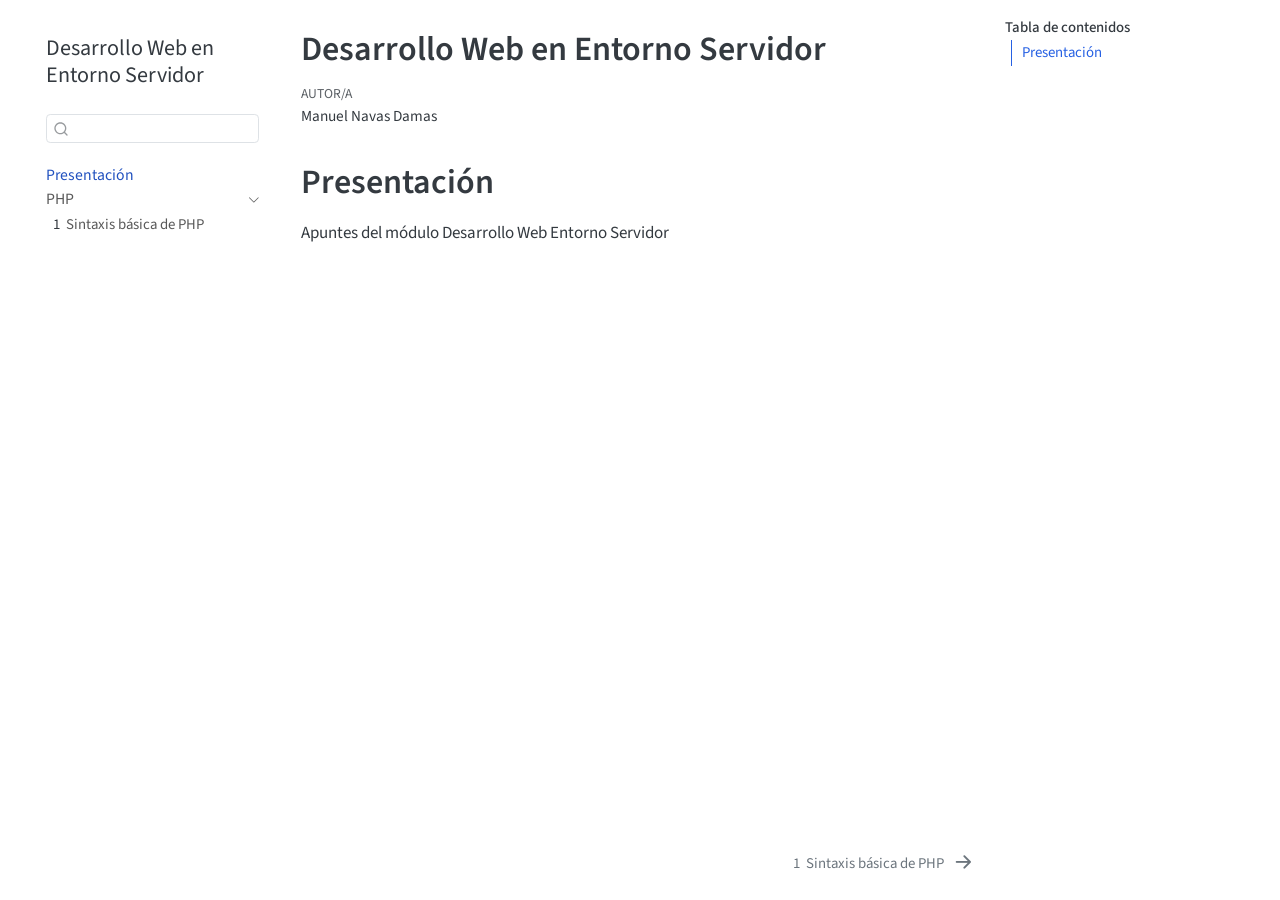
<file: index.html>
<!DOCTYPE html>
<html xmlns="http://www.w3.org/1999/xhtml" lang="es" xml:lang="es"><head>

<meta charset="utf-8">
<meta name="generator" content="quarto-1.11.9">

<meta name="viewport" content="width=device-width, initial-scale=1.0, user-scalable=yes">

<meta name="author" content="Manuel Navas Damas">

<title>Desarrollo Web en Entorno Servidor</title>
<style>
/* Default styles provided by pandoc.
** See https://pandoc.org/MANUAL.html#variables-for-html for config info.
*/
span.smallcaps{font-variant: small-caps;}
div.columns{display: flex; gap: 1.5em;}
div.column{flex: auto;}
@media screen {
div.columns{gap: min(4vw, 1.5em);}
div.column{overflow-x: auto;}
}
div.hanging-indent{margin-left: 1.5em; text-indent: -1.5em;}
ul.task-list{list-style: none;}
ul.task-list li input[type="checkbox"] {
  width: 0.8em;
  margin: 0 0.8em 0.2em -1em; /* quarto-specific, see https://github.com/quarto-dev/quarto-cli/issues/4556 */ 
  vertical-align: middle;
}
</style>


<script src="site_libs/quarto-nav/quarto-nav.js"></script>
<script src="site_libs/quarto-nav/headroom.min.js"></script>
<script src="site_libs/clipboard/clipboard.min.js"></script>
<script src="site_libs/quarto-search/autocomplete.umd.js"></script>
<script src="site_libs/quarto-search/fuse.min.js"></script>
<script src="site_libs/quarto-search/quarto-search.js"></script>
<meta name="quarto:offset" content="./">
<link href="./temas/t01-sintaxis.html" rel="next">
<script src="site_libs/quarto-html/quarto.js" type="module"></script>
<script src="site_libs/quarto-html/tabsets/tabsets.js" type="module"></script>
<script src="site_libs/quarto-html/scrollable-regions/scrollable-regions.js" type="module"></script>
<script src="site_libs/quarto-html/popper.min.js"></script>
<script src="site_libs/quarto-html/tippy.umd.min.js"></script>
<script src="site_libs/quarto-html/anchor.min.js"></script>
<link href="site_libs/quarto-html/tippy.css" rel="stylesheet">
<link href="site_libs/quarto-html/quarto-syntax-highlighting-63b5708e65d6cd79cd7618c58d0c21e7.css" rel="stylesheet" id="quarto-text-highlighting-styles">
<script src="site_libs/bootstrap/bootstrap.min.js"></script>
<link href="site_libs/bootstrap/bootstrap-icons.css" rel="stylesheet">
<link href="site_libs/bootstrap/bootstrap-fc3b36746e1955fb88c77d3f07db1d35.min.css" rel="stylesheet" append-hash="true" id="quarto-bootstrap" data-mode="light">
<script id="quarto-search-options" type="application/json">{
  "location": "sidebar",
  "copy-button": false,
  "collapse-after": 3,
  "panel-placement": "start",
  "type": "textbox",
  "limit": 50,
  "keyboard-shortcut": [
    "f",
    "/",
    "s"
  ],
  "show-item-context": false,
  "language": {
    "search-no-results-text": "No se han encontrado resultados",
    "search-matching-documents-text": "documentos encontrados",
    "search-copy-link-title": "Copiar el enlace en la búsqueda",
    "search-hide-matches-text": "Ocultar resultados adicionales",
    "search-more-match-text": "resultado adicional en este documento",
    "search-more-matches-text": "resultados adicionales en este documento",
    "search-clear-button-title": "Borrar",
    "search-text-placeholder": "",
    "search-detached-cancel-button-title": "Cancelar",
    "search-submit-button-title": "Enviar",
    "search-label": "Buscar"
  }
}</script>


</head>

<body class="nav-sidebar floating quarto-light"><a id="quarto-skip-link" class="visually-hidden-focusable" href="#quarto-document-content">Saltar al contenido principal</a>

<div id="quarto-search-results"></div>
  <header id="quarto-header" class="headroom fixed-top">
  <nav class="quarto-secondary-nav" aria-label="Barra de herramientas">
    <div class="container-fluid d-flex">
      <button type="button" class="quarto-btn-toggle btn" data-bs-toggle="collapse" role="button" data-bs-target=".quarto-sidebar-collapse-item" aria-controls="quarto-sidebar" aria-expanded="false" aria-label="Alternar barra lateral" onclick="if (window.quartoToggleHeadroom) { window.quartoToggleHeadroom(); }">
        <i class="bi bi-layout-text-sidebar-reverse"></i>
      </button>
        <nav class="quarto-page-breadcrumbs" aria-label="Hilo de Ariadna"><ol class="breadcrumb"><li class="breadcrumb-item"><a href="./index.html">Presentación</a></li></ol></nav>
        <a class="flex-grow-1" data-bs-toggle="collapse" data-bs-target=".quarto-sidebar-collapse-item" onclick="if (window.quartoToggleHeadroom) { window.quartoToggleHeadroom(); }">      
        </a>
      <button type="button" class="btn quarto-search-button" aria-label="Buscar" onclick="window.quartoOpenSearch();">
        <i class="bi bi-search"></i>
      </button>
    </div>
  </nav>
</header>
<!-- content -->
<div id="quarto-content" class="quarto-container page-columns page-rows-contents page-layout-article">
<!-- sidebar -->
  <nav id="quarto-sidebar" class="sidebar collapse collapse-horizontal quarto-sidebar-collapse-item sidebar-navigation floating overflow-auto" aria-label="Sitio web">
    <div class="pt-lg-2 mt-2 text-left sidebar-header">
    <div class="sidebar-title mb-0 py-0">
      <a href="./">Desarrollo Web en Entorno Servidor</a> 
    </div>
      </div>
        <div class="mt-2 flex-shrink-0 align-items-center">
        <div class="sidebar-search">
        <div id="quarto-search" class="" title="Buscar"></div>
        </div>
        </div>
    <div class="sidebar-menu-container"> 
    <ul class="list-unstyled mt-1">
        <li class="sidebar-item">
  <div class="sidebar-item-container"> 
  <a href="./index.html" class="sidebar-item-text sidebar-link active">
 <span class="menu-text">Presentación</span></a>
  </div>
</li>
        <li class="sidebar-item sidebar-item-section">
      <div class="sidebar-item-container"> 
            <button type="button" class="sidebar-item-text sidebar-item-toggle sidebar-link text-start" data-bs-toggle="collapse" data-bs-target="#quarto-sidebar-section-1" aria-controls="quarto-sidebar-section-1" aria-expanded="true">
 <span class="menu-text" id="quarto-sidebar-section-1-label">PHP</span><i class="bi bi-chevron-right" aria-hidden="true"></i></button>
      </div>
      <ul id="quarto-sidebar-section-1" aria-labelledby="quarto-sidebar-section-1-label" class="collapse list-unstyled sidebar-section depth1 show">  
          <li class="sidebar-item">
  <div class="sidebar-item-container"> 
  <a href="./temas/t01-sintaxis.html" class="sidebar-item-text sidebar-link">
 <span class="menu-text"><span class="chapter-number">1</span>&nbsp; <span class="chapter-title">Sintaxis básica de PHP</span></span></a>
  </div>
</li>
      </ul>
  </li>
    </ul>
    </div>
</nav>
<div id="quarto-sidebar-glass" class="quarto-sidebar-collapse-item" data-bs-toggle="collapse" data-bs-target=".quarto-sidebar-collapse-item"></div>
<!-- margin-sidebar -->
    <div id="quarto-margin-sidebar" class="sidebar margin-sidebar">
        <nav id="TOC" role="doc-toc" aria-labelledby="toc-title" class="toc-active">
    <h2 id="toc-title">Tabla de contenidos</h2>
   
  <ul>
  <li><a href="#presentación" id="toc-presentación" class="nav-link active" data-scroll-target="#presentación">Presentación</a></li>
  </ul>
</nav>
    </div>
<!-- main -->
<main class="content" id="quarto-document-content" tabindex="-1">

<header id="title-block-header" class="quarto-title-block default">
<div class="quarto-title">
<h1 class="title">Desarrollo Web en Entorno Servidor</h1>
</div>



<div class="quarto-title-meta">

    <div>
    <div class="quarto-title-meta-heading">Autor/a</div>
    <div class="quarto-title-meta-contents">
             <p>Manuel Navas Damas </p>
          </div>
  </div>
    
  
    
  </div>
  


</header>


<section id="presentación" class="level1 unnumbered">
<h1 class="unnumbered">Presentación</h1>
<p>Apuntes del módulo Desarrollo Web Entorno Servidor</p>


</section>

</main> <!-- /main -->
<script id="quarto-html-after-body" type="application/javascript">
  window.document.addEventListener("DOMContentLoaded", function (event) {
    const icon = "";
    const anchorJS = new window.AnchorJS();
    anchorJS.options = {
      placement: 'right',
      icon: icon
    };
    anchorJS.add('.anchored');
    const isCodeAnnotation = (el) => {
      for (const clz of el.classList) {
        if (clz.startsWith('code-annotation-')) {                     
          return true;
        }
      }
      return false;
    }
    const onCopySuccess = function(e) {
      // button target
      const button = e.trigger;
      // don't keep focus
      button.blur();
      // flash "checked"
      button.classList.add('code-copy-button-checked');
      var currentTitle = button.getAttribute("title");
      button.setAttribute("title", "Copiado");
      let tooltip;
      if (window.bootstrap) {
        button.setAttribute("data-bs-toggle", "tooltip");
        button.setAttribute("data-bs-placement", "left");
        button.setAttribute("data-bs-title", "Copiado");
        tooltip = new bootstrap.Tooltip(button, 
          { trigger: "manual", 
            customClass: "code-copy-button-tooltip",
            offset: [0, -8]});
        tooltip.show();    
      }
      setTimeout(function() {
        if (tooltip) {
          tooltip.hide();
          button.removeAttribute("data-bs-title");
          button.removeAttribute("data-bs-toggle");
          button.removeAttribute("data-bs-placement");
        }
        button.setAttribute("title", currentTitle);
        button.classList.remove('code-copy-button-checked');
      }, 1000);
      // clear code selection
      e.clearSelection();
    }
    const getTextToCopy = function(trigger) {
      const outerScaffold = trigger.parentElement.cloneNode(true);
      const codeEl = outerScaffold.querySelector('code');
      for (const childEl of codeEl.children) {
        if (isCodeAnnotation(childEl)) {
          childEl.remove();
        }
      }
      return codeEl.innerText;
    }
    const clipboard = new window.ClipboardJS('.code-copy-button:not([data-in-quarto-modal])', {
      text: getTextToCopy
    });
    clipboard.on('success', onCopySuccess);
    if (window.document.getElementById('quarto-embedded-source-code-modal')) {
      const clipboardModal = new window.ClipboardJS('.code-copy-button[data-in-quarto-modal]', {
        text: getTextToCopy,
        container: window.document.getElementById('quarto-embedded-source-code-modal')
      });
      clipboardModal.on('success', onCopySuccess);
    }
      var localhostRegex = new RegExp(/^(?:http|https):\/\/localhost\:?[0-9]*\//);
      var mailtoRegex = new RegExp(/^mailto:/);
        var filterRegex = new RegExp('/' + window.location.host + '/');
      var isInternal = (href) => {
          return filterRegex.test(href) || localhostRegex.test(href) || mailtoRegex.test(href);
      }
      // Inspect non-navigation links and adorn them if external
      window.quartoDecorateExternalLinks = function (root) {
     var links = (root || window.document).querySelectorAll('a[href]:not(.nav-link):not(.navbar-brand):not(.toc-action):not(.sidebar-link):not(.sidebar-item-toggle):not(.pagination-link):not(.no-external):not([aria-hidden]):not(.dropdown-item):not(.quarto-navigation-tool):not(.about-link)');
      for (var i=0; i<links.length; i++) {
        const link = links[i];
        if (!isInternal(link.href)) {
          // undo the damage that might have been done by quarto-nav.js in the case of
          // links that we want to consider external
          if (link.dataset.originalHref !== undefined) {
            link.href = link.dataset.originalHref;
          }
          if (!link.classList.contains('no-external-icon')) {
          }
        }
      }
      };
      window.quartoDecorateExternalLinks(window.document);
    // Esc closes the popup (WCAG 1.4.13) and focus leaving both trigger and
    // popup closes it (WCAG 2.4.11); tippy handles neither for interactive popups.
    const hideOnEscAndFocusOut = {
      name: 'hideOnEscAndFocusOut',
      defaultValue: true,
      fn(instance) {
        const dismiss = () => {
          // A show scheduled by the trigger delay would otherwise reopen it
          instance.clearDelayTimeouts();
          instance.hide();
        };
        const onKeyDown = (event) => {
          if (event.key !== 'Escape') {
            return;
          }
          // Keep Esc from also reaching page handlers (e.g. reveal.js overview),
          // except an open reveal.js slide menu, which Esc should close too.
          // The menu handles keys only when its keyboard option is on.
          const menuHandlesEsc = window.Reveal?.getPlugin?.('menu')?.isOpen() &&
            window.Reveal.getConfig().menu?.keyboard !== false;
          if (!menuHandlesEsc) {
            event.stopPropagation();
          }
          if (instance.popper.contains(window.document.activeElement)) {
            // Disabled while refocusing so the focus trigger does not reopen it
            instance.disable();
            instance.reference.focus();
            instance.enable();
          }
          dismiss();
        };
        const onFocusOut = (event) => {
          const target = event.relatedTarget;
          if (target && !instance.reference.contains(target) &&
              !instance.popper.contains(target)) {
            dismiss();
          }
        };
        // On the trigger too: a click trigger (code-annotations: select) has no
        // blur handling. Attached for the instance's lifetime so leaving the
        // trigger also cancels a show still pending on the trigger delay.
        instance.reference.addEventListener('focusout', onFocusOut);
        return {
          onShow() {
            window.document.addEventListener('keydown', onKeyDown, true);
            instance.popper.addEventListener('focusout', onFocusOut);
          },
          onHide() {
            window.document.removeEventListener('keydown', onKeyDown, true);
            instance.popper.removeEventListener('focusout', onFocusOut);
          },
          onDestroy() {
            instance.reference.removeEventListener('focusout', onFocusOut);
          },
        };
      },
    };
    function tippyHover(el, contentFn, onTriggerFn, onUntriggerFn) {
      const config = {
        allowHTML: true,
        maxWidth: 500,
        delay: 100,
        arrow: false,
        appendTo: function(el) {
            return el.parentElement;
        },
        interactive: true,
        interactiveBorder: 10,
        theme: 'quarto',
        placement: 'bottom-start',
        plugins: [hideOnEscAndFocusOut],
      };
      if (contentFn) {
        config.content = contentFn;
      }
      if (onTriggerFn) {
        config.onTrigger = onTriggerFn;
      }
      if (onUntriggerFn) {
        config.onUntrigger = onUntriggerFn;
      }
      window.tippy(el, config); 
    }
    const noterefs = window.document.querySelectorAll('a[role="doc-noteref"]');
    for (var i=0; i<noterefs.length; i++) {
      const ref = noterefs[i];
      tippyHover(ref, function() {
        // use id or data attribute instead here
        let href = ref.getAttribute('data-footnote-href') || ref.getAttribute('href');
        try { href = new URL(href).hash; } catch {}
        const id = href.replace(/^#\/?/, "");
        const note = window.document.getElementById(id);
        if (note) {
          return note.innerHTML;
        } else {
          return "";
        }
      });
    }
    const xrefs = window.document.querySelectorAll('a.quarto-xref');
    const processXRef = (id, note) => {
      // Strip column container classes
      const stripColumnClz = (el) => {
        el.classList.remove("page-full", "page-columns");
        if (el.children) {
          for (const child of el.children) {
            stripColumnClz(child);
          }
        }
      }
      stripColumnClz(note)
      if (id === null || id.startsWith('sec-')) {
        // Special case sections, only their first couple elements
        const container = document.createElement("div");
        if (note.children && note.children.length > 2) {
          container.appendChild(note.children[0].cloneNode(true));
          for (let i = 1; i < note.children.length; i++) {
            const child = note.children[i];
            if (child.tagName === "P" && child.innerText === "") {
              continue;
            } else {
              container.appendChild(child.cloneNode(true));
              break;
            }
          }
          if (window.Quarto?.typesetMath) {
            window.Quarto.typesetMath(container);
          }
          return container.innerHTML
        } else {
          if (window.Quarto?.typesetMath) {
            window.Quarto.typesetMath(note);
          }
          return note.innerHTML;
        }
      } else {
        // Remove any anchor links if they are present
        const anchorLink = note.querySelector('a.anchorjs-link');
        if (anchorLink) {
          anchorLink.remove();
        }
        if (window.Quarto?.typesetMath) {
          window.Quarto.typesetMath(note);
        }
        if (note.classList.contains("callout")) {
          return note.outerHTML;
        } else {
          return note.innerHTML;
        }
      }
    }
    for (var i=0; i<xrefs.length; i++) {
      const xref = xrefs[i];
      tippyHover(xref, undefined, function(instance) {
        instance.disable();
        let url = xref.getAttribute('href');
        let hash = undefined; 
        if (url.startsWith('#')) {
          hash = url;
        } else {
          try { hash = new URL(url).hash; } catch {}
        }
        if (hash) {
          const id = hash.replace(/^#\/?/, "");
          const note = window.document.getElementById(id);
          if (note !== null) {
            try {
              const html = processXRef(id, note.cloneNode(true));
              instance.setContent(html);
            } finally {
              instance.enable();
              instance.show();
            }
          } else {
            // See if we can fetch this
            fetch(url.split('#')[0])
            .then(res => res.text())
            .then(html => {
              const parser = new DOMParser();
              const htmlDoc = parser.parseFromString(html, "text/html");
              const note = htmlDoc.getElementById(id);
              if (note !== null) {
                const html = processXRef(id, note);
                instance.setContent(html);
              } 
            }).finally(() => {
              instance.enable();
              instance.show();
            });
          }
        } else {
          // See if we can fetch a full url (with no hash to target)
          // This is a special case and we should probably do some content thinning / targeting
          fetch(url)
          .then(res => res.text())
          .then(html => {
            const parser = new DOMParser();
            const htmlDoc = parser.parseFromString(html, "text/html");
            const note = htmlDoc.querySelector('main.content');
            if (note !== null) {
              // This should only happen for chapter cross references
              // (since there is no id in the URL)
              // remove the first header
              if (note.children.length > 0 && note.children[0].tagName === "HEADER") {
                note.children[0].remove();
              }
              const html = processXRef(null, note);
              instance.setContent(html);
            } 
          }).finally(() => {
            instance.enable();
            instance.show();
          });
        }
      }, function(instance) {
      });
    }
        let selectedAnnoteEl;
        const selectorForAnnotation = ( cell, annotation) => {
          let cellAttr = 'data-code-cell="' + cell + '"';
          let lineAttr = 'data-code-annotation="' +  annotation + '"';
          const selector = 'span[' + cellAttr + '][' + lineAttr + ']';
          return selector;
        }
        const selectCodeLines = (annoteEl) => {
          const doc = window.document;
          const targetCell = annoteEl.getAttribute("data-target-cell");
          const targetAnnotation = annoteEl.getAttribute("data-target-annotation");
          const annoteSpan = window.document.querySelector(selectorForAnnotation(targetCell, targetAnnotation));
          const lines = annoteSpan.getAttribute("data-code-lines").split(",");
          const lineIds = lines.map((line) => {
            return targetCell + "-" + line;
          })
          // Each band is positioned against its own containing block, which is
          // not the offsetParent of the lines, so place it from client rects.
          const placeBand = (band, firstEl, lastEl, codeBlock) => {
            const container = band.offsetParent;
            if (container === null) {
              return;
            }
            const containerRect = container.getBoundingClientRect();
            // Reveal.js scales slides with a transform, so convert client
            // pixels back to the CSS pixels of the container.
            const scale = containerRect.height / container.offsetHeight || 1;
            const firstRect = firstEl.getBoundingClientRect();
            const lastRect = lastEl.getBoundingClientRect();
            const top = (firstRect.top - containerRect.top) / scale - container.clientTop + container.scrollTop;
            const height = (lastRect.bottom - firstRect.top) / scale;
            band.style.top = top - 2 + "px";
            band.style.height = height + 4 + "px";
            if (codeBlock) {
              // Without the copy button wrapper, the containing block is wider
              // than the code block, so span the code block explicitly.
              const blockRect = codeBlock.getBoundingClientRect();
              band.style.left = (blockRect.left - containerRect.left) / scale - container.clientLeft + container.scrollLeft + "px";
              band.style.width = blockRect.width / scale + "px";
            }
          };
          if (lineIds.length > 0) {
            const el = window.document.getElementById(lineIds[0]);
            const lastEl = window.document.getElementById(lineIds[lineIds.length - 1]);
            const parent = el.parentElement.parentElement;
            // cook up a div (if necessary) and position it
            let div = window.document.getElementById("code-annotation-line-highlight");
            if (div === null) {
              div = window.document.createElement("div");
              div.setAttribute("id", "code-annotation-line-highlight");
              div.style.position = 'absolute';
              parent.appendChild(div);
            }
            placeBand(div, el, lastEl, parent.closest("div.sourceCode") || parent);
            let gutterDiv = window.document.getElementById("code-annotation-line-highlight-gutter");
            if (gutterDiv === null) {
              gutterDiv = window.document.createElement("div");
              gutterDiv.setAttribute("id", "code-annotation-line-highlight-gutter");
              gutterDiv.style.position = 'absolute';
              const codeCell = window.document.getElementById(targetCell);
              const gutter = codeCell.querySelector('.code-annotation-gutter');
              gutter.appendChild(gutterDiv);
            }
            placeBand(gutterDiv, el, lastEl);
            selectedAnnoteEl = annoteEl;
          }
        };
        const unselectCodeLines = () => {
          const elementsIds = ["code-annotation-line-highlight", "code-annotation-line-highlight-gutter"];
          elementsIds.forEach((elId) => {
            const div = window.document.getElementById(elId);
            if (div) {
              div.remove();
            }
          });
          selectedAnnoteEl = undefined;
        };
          // Handle positioning of the toggle
      window.addEventListener(
        "resize",
        throttle(() => {
          elRect = undefined;
          if (selectedAnnoteEl) {
            selectCodeLines(selectedAnnoteEl);
          }
        }, 10)
      );
      function throttle(fn, ms) {
      let throttle = false;
      let timer;
        return (...args) => {
          if(!throttle) { // first call gets through
              fn.apply(this, args);
              throttle = true;
          } else { // all the others get throttled
              if(timer) clearTimeout(timer); // cancel #2
              timer = setTimeout(() => {
                fn.apply(this, args);
                timer = throttle = false;
              }, ms);
          }
        };
      }
        // Attach click handler to the DT
        const annoteDls = window.document.querySelectorAll('dt[data-target-cell]');
        for (const annoteDlNode of annoteDls) {
          annoteDlNode.addEventListener('click', (event) => {
            const clickedEl = event.target;
            if (clickedEl !== selectedAnnoteEl) {
              unselectCodeLines();
              const activeEl = window.document.querySelector('dt[data-target-cell].code-annotation-active');
              if (activeEl) {
                activeEl.classList.remove('code-annotation-active');
              }
              selectCodeLines(clickedEl);
              clickedEl.classList.add('code-annotation-active');
            } else {
              // Unselect the line
              unselectCodeLines();
              clickedEl.classList.remove('code-annotation-active');
            }
          });
        }
    const findCites = (el) => {
      const parentEl = el.parentElement;
      if (parentEl) {
        const cites = parentEl.dataset.cites;
        if (cites) {
          return {
            el,
            cites: cites.split(' ')
          };
        } else {
          return findCites(el.parentElement)
        }
      } else {
        return undefined;
      }
    };
    var bibliorefs = window.document.querySelectorAll('a[role="doc-biblioref"]');
    for (var i=0; i<bibliorefs.length; i++) {
      const ref = bibliorefs[i];
      const citeInfo = findCites(ref);
      if (citeInfo) {
        tippyHover(citeInfo.el, function() {
          var popup = window.document.createElement('div');
          citeInfo.cites.forEach(function(cite) {
            var citeDiv = window.document.createElement('div');
            citeDiv.classList.add('hanging-indent');
            citeDiv.classList.add('csl-entry');
            var biblioDiv = window.document.getElementById('ref-' + cite);
            if (biblioDiv) {
              citeDiv.innerHTML = biblioDiv.innerHTML;
            }
            popup.appendChild(citeDiv);
          });
          return popup.innerHTML;
        });
      }
    }
  });
  </script>
  <script type="application/javascript">
  window.quartoScrollableRegionsLabels = {"code":"Código desplazable","output":"Salida desplazable"};
  </script>
<nav class="page-navigation" aria-label="Página">
  <div class="nav-page nav-page-previous">
  </div>
  <div class="nav-page nav-page-next">
      <a href="./temas/t01-sintaxis.html" class="pagination-link" aria-label="Sintaxis básica de PHP">
        <span class="nav-page-text"><span class="chapter-number">1</span>&nbsp; <span class="chapter-title">Sintaxis básica de PHP</span></span> <i class="bi bi-arrow-right-short"></i>
      </a>
  </div>
</nav>
</div> <!-- /content -->




</body></html>
</file>
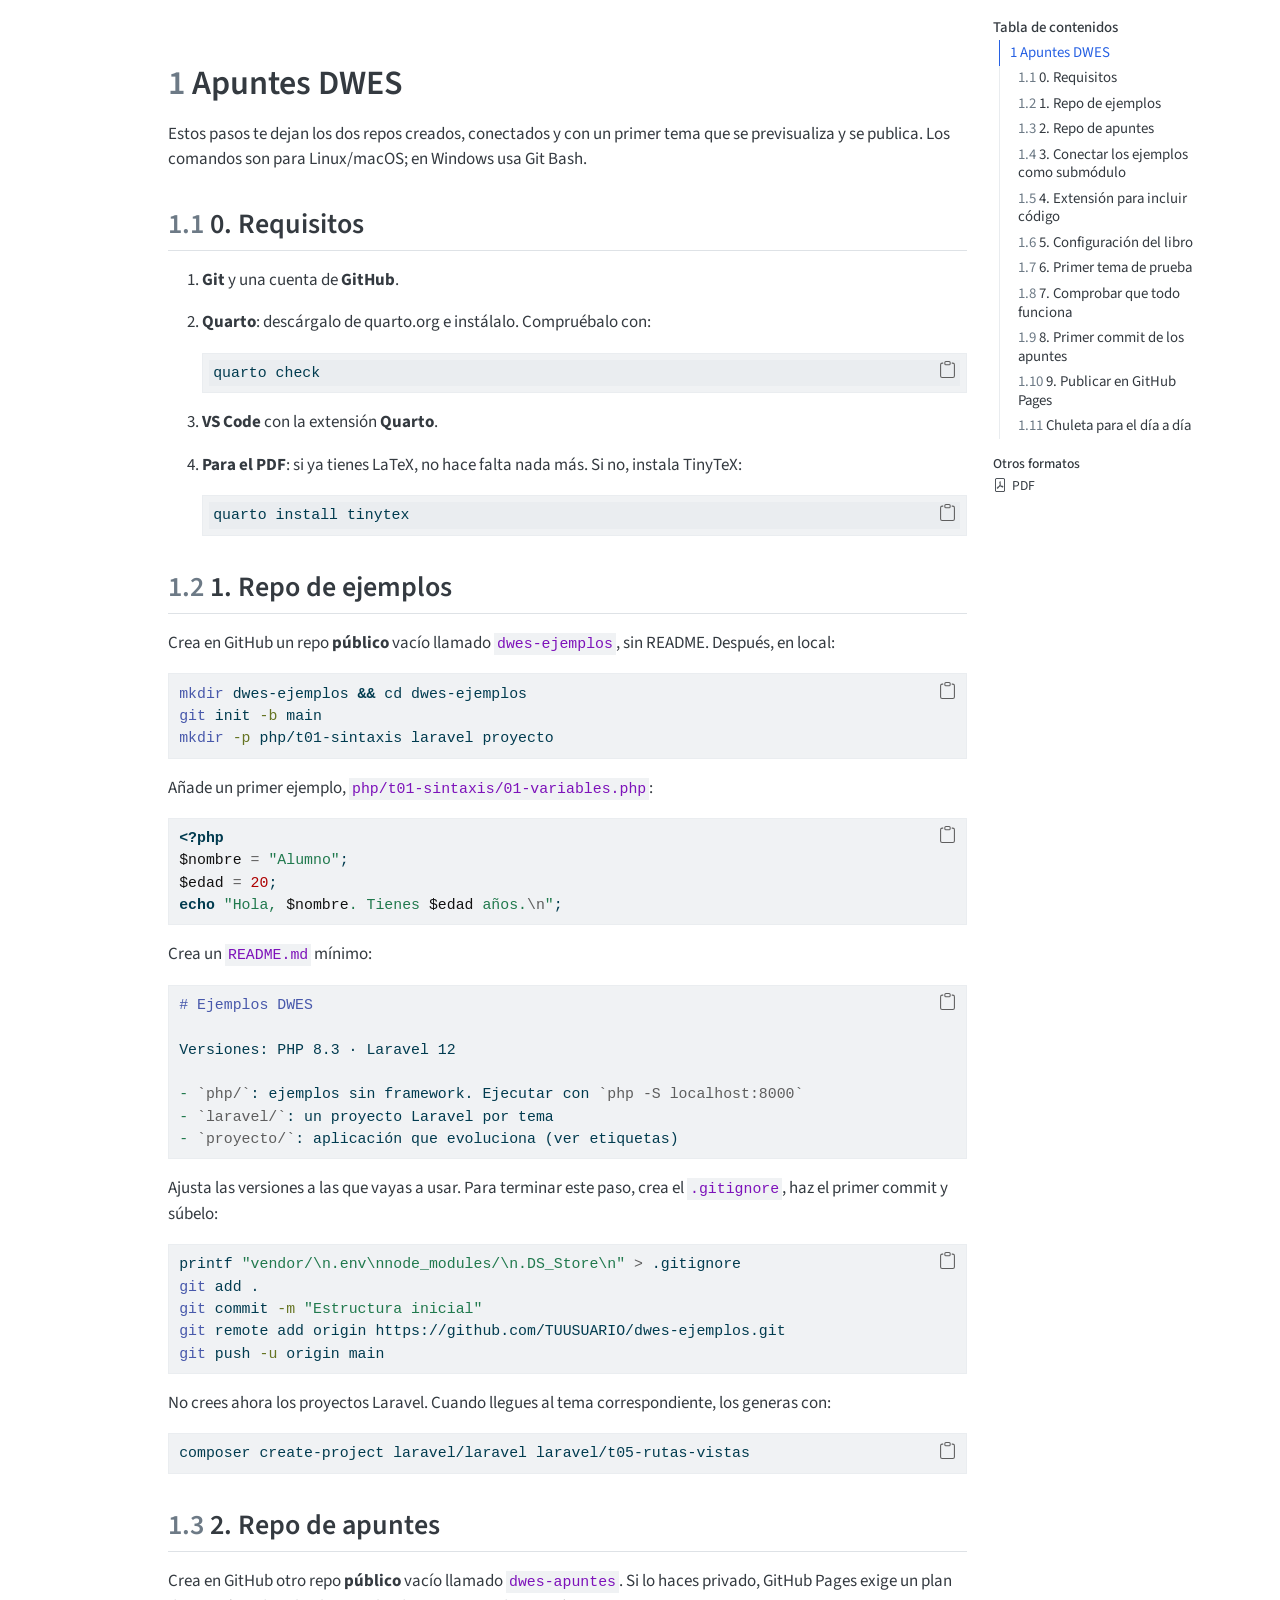
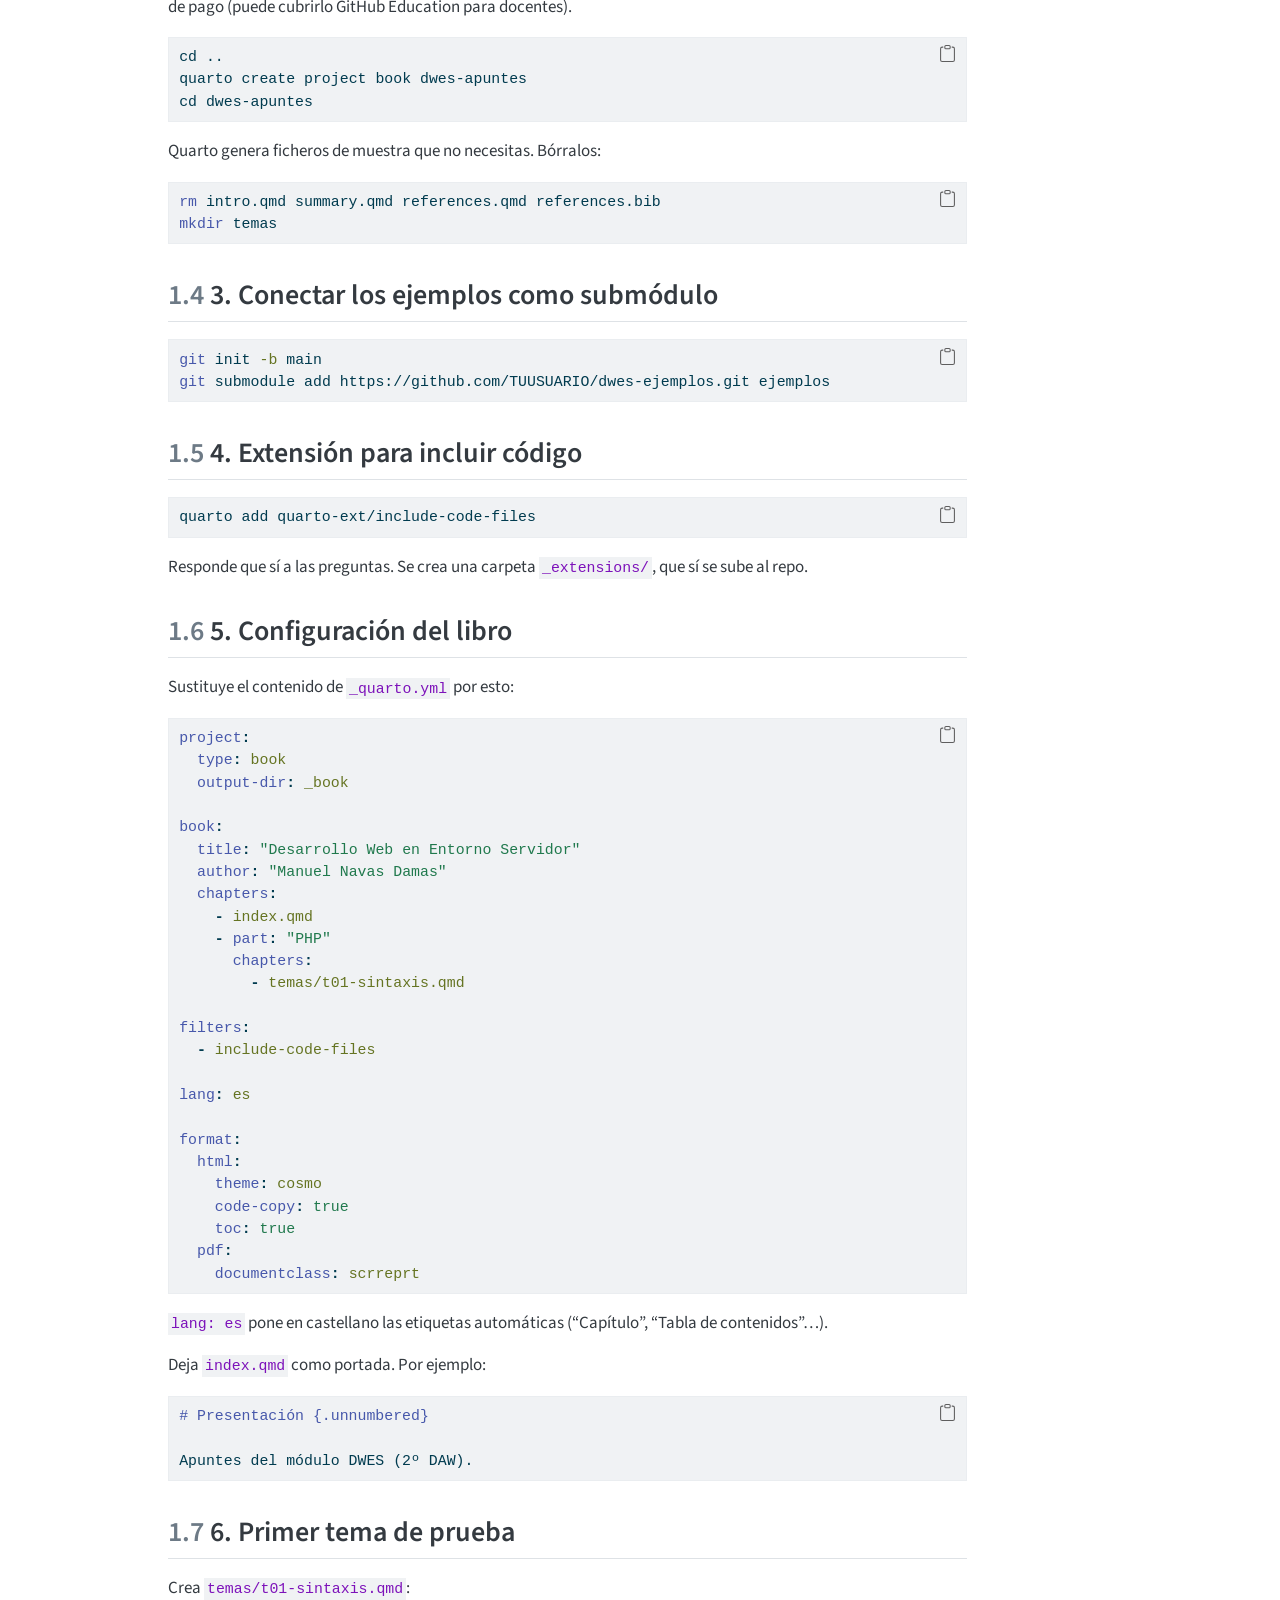
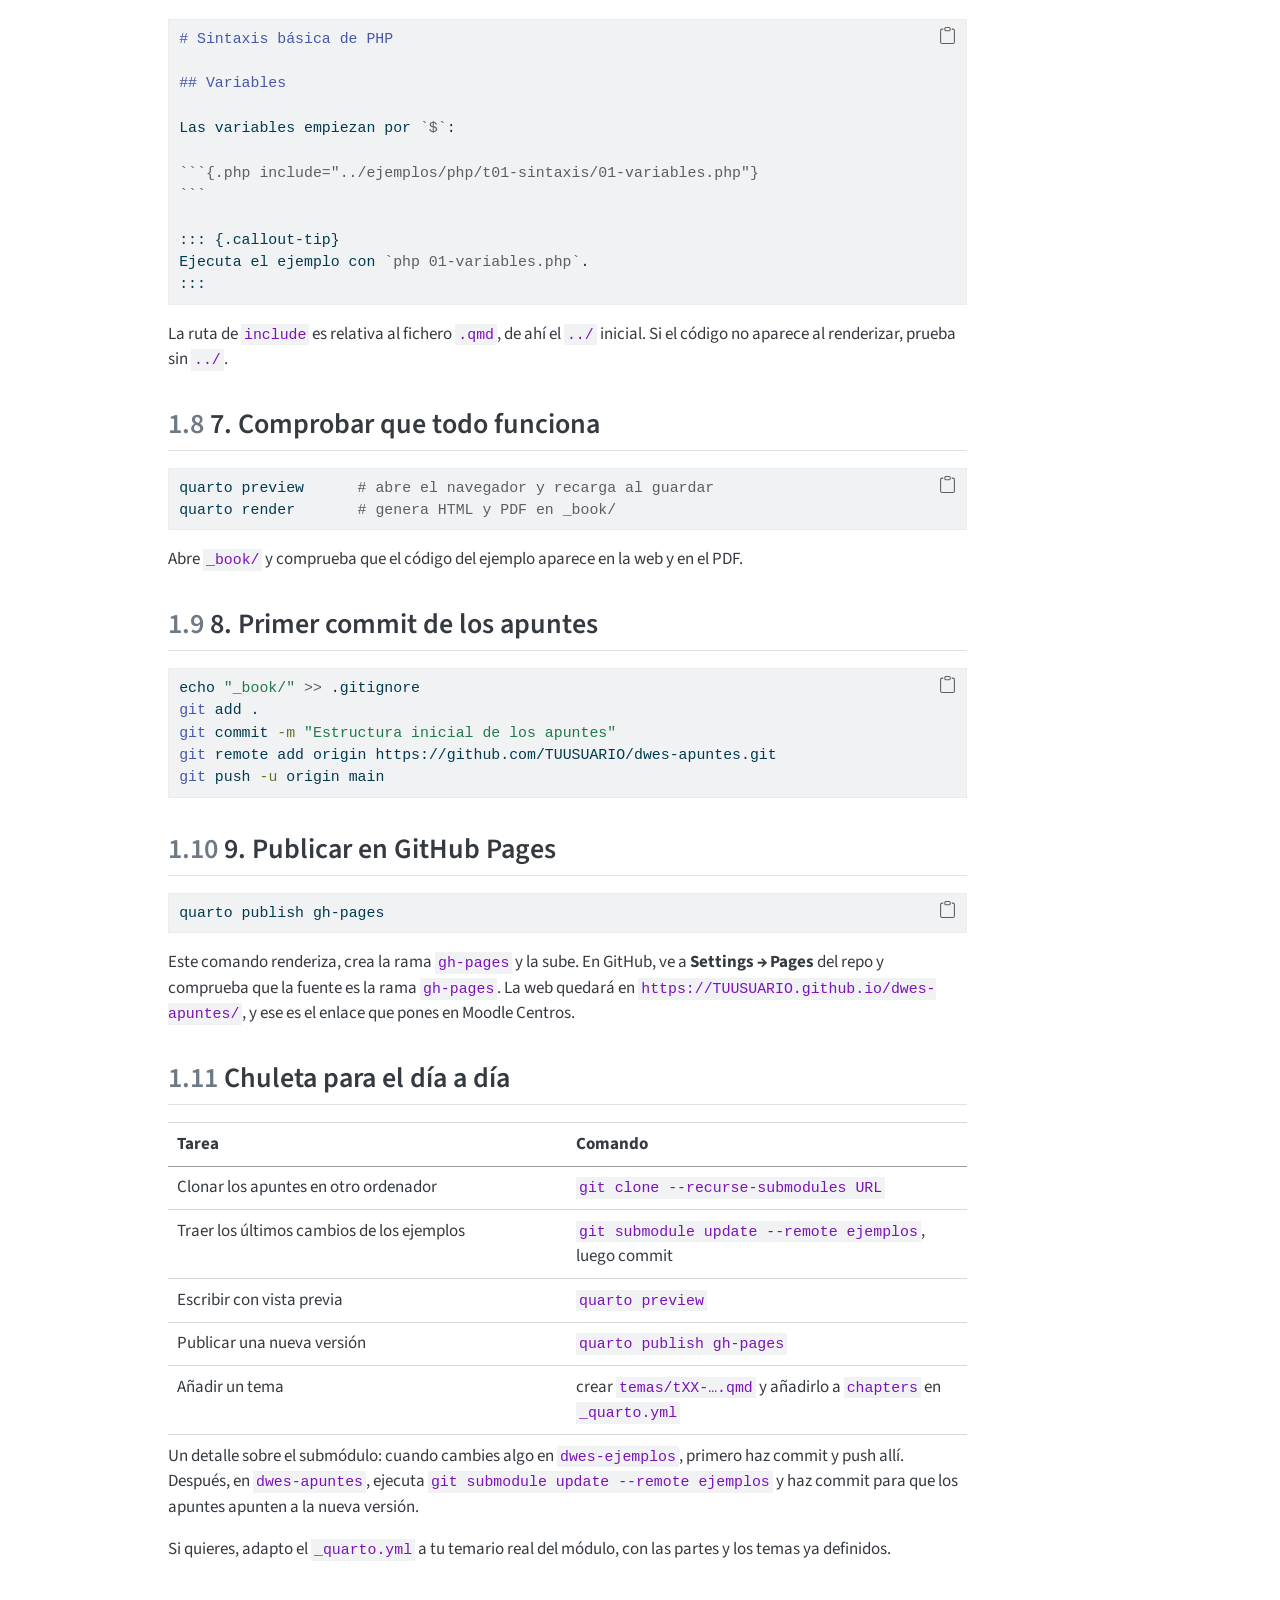
<file: README.html>
<!DOCTYPE html>
<html xmlns="http://www.w3.org/1999/xhtml" lang="es" xml:lang="es"><head>

<meta charset="utf-8">
<meta name="generator" content="quarto-1.11.9">

<meta name="viewport" content="width=device-width, initial-scale=1.0, user-scalable=yes">


<title>readme – Desarrollo Web en Entorno Servidor</title>
<style>
/* Default styles provided by pandoc.
** See https://pandoc.org/MANUAL.html#variables-for-html for config info.
*/
span.smallcaps{font-variant: small-caps;}
div.columns{display: flex; gap: 1.5em;}
div.column{flex: auto;}
@media screen {
div.columns{gap: min(4vw, 1.5em);}
div.column{overflow-x: auto;}
}
div.hanging-indent{margin-left: 1.5em; text-indent: -1.5em;}
ul.task-list{list-style: none;}
ul.task-list li input[type="checkbox"] {
  width: 0.8em;
  margin: 0 0.8em 0.2em -1em; /* quarto-specific, see https://github.com/quarto-dev/quarto-cli/issues/4556 */ 
  vertical-align: middle;
}
/* CSS for syntax highlighting */
html { -webkit-text-size-adjust: 100%; }
pre > code.sourceCode { white-space: pre; position: relative; }
pre > code.sourceCode > span { display: inline-block; line-height: 1.25; }
pre > code.sourceCode > span:empty { height: 1.2em; }
.sourceCode { overflow: visible; }
code.sourceCode > span { color: inherit; text-decoration: inherit; }
div.sourceCode { margin: 1em 0; }
pre.sourceCode { margin: 0; }
@media screen {
div.sourceCode { overflow: auto; }
}
@media print {
pre > code.sourceCode { white-space: pre-wrap; }
pre > code.sourceCode > span { text-indent: -5em; padding-left: 5em; }
}
pre.numberSource code
  { counter-reset: source-line 0; }
pre.numberSource code > span
  { position: relative; left: -4em; counter-increment: source-line; }
pre.numberSource code > span > a:first-child::before
  { content: counter(source-line);
    position: relative; left: -1em; text-align: right; vertical-align: baseline;
    border: none; display: inline-block;
    -webkit-touch-callout: none; -webkit-user-select: none;
    -khtml-user-select: none; -moz-user-select: none;
    -ms-user-select: none; user-select: none;
    padding: 0 4px; width: 4em;
  }
pre.numberSource { margin-left: 3em;  padding-left: 4px; }
div.sourceCode
  {   }
@media screen {
pre > code.sourceCode > span > a:first-child::before { text-decoration: underline; }
}
</style>


<script src="site_libs/quarto-nav/quarto-nav.js"></script>
<script src="site_libs/quarto-nav/headroom.min.js"></script>
<script src="site_libs/clipboard/clipboard.min.js"></script>
<script src="site_libs/quarto-search/autocomplete.umd.js"></script>
<script src="site_libs/quarto-search/fuse.min.js"></script>
<script src="site_libs/quarto-search/quarto-search.js"></script>
<meta name="quarto:offset" content="./">
<script src="site_libs/quarto-html/quarto.js" type="module"></script>
<script src="site_libs/quarto-html/tabsets/tabsets.js" type="module"></script>
<script src="site_libs/quarto-html/scrollable-regions/scrollable-regions.js" type="module"></script>
<script src="site_libs/quarto-html/popper.min.js"></script>
<script src="site_libs/quarto-html/tippy.umd.min.js"></script>
<script src="site_libs/quarto-html/anchor.min.js"></script>
<link href="site_libs/quarto-html/tippy.css" rel="stylesheet">
<link href="site_libs/quarto-html/quarto-syntax-highlighting-63b5708e65d6cd79cd7618c58d0c21e7.css" rel="stylesheet" id="quarto-text-highlighting-styles">
<script src="site_libs/bootstrap/bootstrap.min.js"></script>
<link href="site_libs/bootstrap/bootstrap-icons.css" rel="stylesheet">
<link href="site_libs/bootstrap/bootstrap-fc3b36746e1955fb88c77d3f07db1d35.min.css" rel="stylesheet" append-hash="true" id="quarto-bootstrap" data-mode="light">
<script id="quarto-search-options" type="application/json">{
  "location": "sidebar",
  "copy-button": false,
  "collapse-after": 3,
  "panel-placement": "start",
  "type": "textbox",
  "limit": 50,
  "keyboard-shortcut": [
    "f",
    "/",
    "s"
  ],
  "show-item-context": false,
  "language": {
    "search-no-results-text": "No se han encontrado resultados",
    "search-matching-documents-text": "documentos encontrados",
    "search-copy-link-title": "Copiar el enlace en la búsqueda",
    "search-hide-matches-text": "Ocultar resultados adicionales",
    "search-more-match-text": "resultado adicional en este documento",
    "search-more-matches-text": "resultados adicionales en este documento",
    "search-clear-button-title": "Borrar",
    "search-text-placeholder": "",
    "search-detached-cancel-button-title": "Cancelar",
    "search-submit-button-title": "Enviar",
    "search-label": "Buscar"
  }
}</script>


</head>

<body class="quarto-light"><a id="quarto-skip-link" class="visually-hidden-focusable" href="#quarto-document-content">Saltar al contenido principal</a>

<div id="quarto-search-results"></div>
<!-- content -->
<div id="quarto-content" class="quarto-container page-columns page-rows-contents page-layout-article">
<!-- sidebar -->
<!-- margin-sidebar -->
    <div id="quarto-margin-sidebar" class="sidebar margin-sidebar">
        <nav id="TOC" role="doc-toc" aria-labelledby="toc-title" class="toc-active">
    <h2 id="toc-title">Tabla de contenidos</h2>
   
  <ul>
  <li><a href="#apuntes-dwes" id="toc-apuntes-dwes" class="nav-link active" data-scroll-target="#apuntes-dwes"><span class="header-section-number">1</span> Apuntes DWES</a>
  <ul class="collapse">
  <li><a href="#requisitos" id="toc-requisitos" class="nav-link" data-scroll-target="#requisitos"><span class="header-section-number">1.1</span> 0. Requisitos</a></li>
  <li><a href="#repo-de-ejemplos" id="toc-repo-de-ejemplos" class="nav-link" data-scroll-target="#repo-de-ejemplos"><span class="header-section-number">1.2</span> 1. Repo de ejemplos</a></li>
  <li><a href="#repo-de-apuntes" id="toc-repo-de-apuntes" class="nav-link" data-scroll-target="#repo-de-apuntes"><span class="header-section-number">1.3</span> 2. Repo de apuntes</a></li>
  <li><a href="#conectar-los-ejemplos-como-submódulo" id="toc-conectar-los-ejemplos-como-submódulo" class="nav-link" data-scroll-target="#conectar-los-ejemplos-como-submódulo"><span class="header-section-number">1.4</span> 3. Conectar los ejemplos como submódulo</a></li>
  <li><a href="#extensión-para-incluir-código" id="toc-extensión-para-incluir-código" class="nav-link" data-scroll-target="#extensión-para-incluir-código"><span class="header-section-number">1.5</span> 4. Extensión para incluir código</a></li>
  <li><a href="#configuración-del-libro" id="toc-configuración-del-libro" class="nav-link" data-scroll-target="#configuración-del-libro"><span class="header-section-number">1.6</span> 5. Configuración del libro</a></li>
  <li><a href="#primer-tema-de-prueba" id="toc-primer-tema-de-prueba" class="nav-link" data-scroll-target="#primer-tema-de-prueba"><span class="header-section-number">1.7</span> 6. Primer tema de prueba</a></li>
  <li><a href="#comprobar-que-todo-funciona" id="toc-comprobar-que-todo-funciona" class="nav-link" data-scroll-target="#comprobar-que-todo-funciona"><span class="header-section-number">1.8</span> 7. Comprobar que todo funciona</a></li>
  <li><a href="#primer-commit-de-los-apuntes" id="toc-primer-commit-de-los-apuntes" class="nav-link" data-scroll-target="#primer-commit-de-los-apuntes"><span class="header-section-number">1.9</span> 8. Primer commit de los apuntes</a></li>
  <li><a href="#publicar-en-github-pages" id="toc-publicar-en-github-pages" class="nav-link" data-scroll-target="#publicar-en-github-pages"><span class="header-section-number">1.10</span> 9. Publicar en GitHub Pages</a></li>
  <li><a href="#chuleta-para-el-día-a-día" id="toc-chuleta-para-el-día-a-día" class="nav-link" data-scroll-target="#chuleta-para-el-día-a-día"><span class="header-section-number">1.11</span> Chuleta para el día a día</a></li>
  </ul></li>
  </ul>
<div class="quarto-alternate-formats"><h2>Otros formatos</h2><ul><li><a href="README.pdf"><i class="bi bi-file-pdf"></i>PDF</a></li></ul></div></nav>
    </div>
<!-- main -->
<main class="content" id="quarto-document-content" tabindex="-1"><header id="title-block-header" class="quarto-title-block"></header>




<section id="apuntes-dwes" class="level1" data-number="1">
<h1 data-number="1"><span class="header-section-number">1</span> Apuntes DWES</h1>
<p>Estos pasos te dejan los dos repos creados, conectados y con un primer tema que se previsualiza y se publica. Los comandos son para Linux/macOS; en Windows usa Git Bash.</p>
<section id="requisitos" class="level2" data-number="1.1">
<h2 data-number="1.1" class="anchored" data-anchor-id="requisitos"><span class="header-section-number">1.1</span> 0. Requisitos</h2>
<ol type="1">
<li><p><strong>Git</strong> y una cuenta de <strong>GitHub</strong>.</p></li>
<li><p><strong>Quarto</strong>: descárgalo de quarto.org e instálalo. Compruébalo con:</p>
<div class="code-copy-outer-scaffold"><div class="sourceCode" id="cb1"><pre class="sourceCode bash code-with-copy"><code class="sourceCode bash"><span id="cb1-1"><a href="#cb1-1" aria-hidden="true" tabindex="-1"></a><span class="ex">quarto</span> check</span></code></pre></div><button title="Copiar al portapapeles" class="code-copy-button"><i class="bi"></i></button></div></li>
<li><p><strong>VS Code</strong> con la extensión <strong>Quarto</strong>.</p></li>
<li><p><strong>Para el PDF</strong>: si ya tienes LaTeX, no hace falta nada más. Si no, instala TinyTeX:</p>
<div class="code-copy-outer-scaffold"><div class="sourceCode" id="cb2"><pre class="sourceCode bash code-with-copy"><code class="sourceCode bash"><span id="cb2-1"><a href="#cb2-1" aria-hidden="true" tabindex="-1"></a><span class="ex">quarto</span> install tinytex</span></code></pre></div><button title="Copiar al portapapeles" class="code-copy-button"><i class="bi"></i></button></div></li>
</ol>
</section>
<section id="repo-de-ejemplos" class="level2" data-number="1.2">
<h2 data-number="1.2" class="anchored" data-anchor-id="repo-de-ejemplos"><span class="header-section-number">1.2</span> 1. Repo de ejemplos</h2>
<p>Crea en GitHub un repo <strong>público</strong> vacío llamado <code>dwes-ejemplos</code>, sin README. Después, en local:</p>
<div class="code-copy-outer-scaffold"><div class="sourceCode" id="cb3"><pre class="sourceCode bash code-with-copy"><code class="sourceCode bash"><span id="cb3-1"><a href="#cb3-1" aria-hidden="true" tabindex="-1"></a><span class="fu">mkdir</span> dwes-ejemplos <span class="kw">&amp;&amp;</span> <span class="bu">cd</span> dwes-ejemplos</span>
<span id="cb3-2"><a href="#cb3-2" aria-hidden="true" tabindex="-1"></a><span class="fu">git</span> init <span class="at">-b</span> main</span>
<span id="cb3-3"><a href="#cb3-3" aria-hidden="true" tabindex="-1"></a><span class="fu">mkdir</span> <span class="at">-p</span> php/t01-sintaxis laravel proyecto</span></code></pre></div><button title="Copiar al portapapeles" class="code-copy-button"><i class="bi"></i></button></div>
<p>Añade un primer ejemplo, <code>php/t01-sintaxis/01-variables.php</code>:</p>
<div class="code-copy-outer-scaffold"><div class="sourceCode" id="cb4"><pre class="sourceCode php code-with-copy"><code class="sourceCode php"><span id="cb4-1"><a href="#cb4-1" aria-hidden="true" tabindex="-1"></a><span class="kw">&lt;?php</span></span>
<span id="cb4-2"><a href="#cb4-2" aria-hidden="true" tabindex="-1"></a><span class="va">$nombre</span> <span class="op">=</span> <span class="st">"Alumno"</span><span class="ot">;</span></span>
<span id="cb4-3"><a href="#cb4-3" aria-hidden="true" tabindex="-1"></a><span class="va">$edad</span> <span class="op">=</span> <span class="dv">20</span><span class="ot">;</span></span>
<span id="cb4-4"><a href="#cb4-4" aria-hidden="true" tabindex="-1"></a><span class="kw">echo</span> <span class="st">"Hola, </span><span class="va">$nombre</span><span class="st">. Tienes </span><span class="va">$edad</span><span class="st"> años.</span><span class="sc">\n</span><span class="st">"</span><span class="ot">;</span></span></code></pre></div><button title="Copiar al portapapeles" class="code-copy-button"><i class="bi"></i></button></div>
<p>Crea un <code>README.md</code> mínimo:</p>
<div class="code-copy-outer-scaffold"><div class="sourceCode" id="cb5"><pre class="sourceCode markdown code-with-copy"><code class="sourceCode markdown"><span id="cb5-1"><a href="#cb5-1" aria-hidden="true" tabindex="-1"></a><span class="fu"># Ejemplos DWES</span></span>
<span id="cb5-2"><a href="#cb5-2" aria-hidden="true" tabindex="-1"></a></span>
<span id="cb5-3"><a href="#cb5-3" aria-hidden="true" tabindex="-1"></a>Versiones: PHP 8.3 · Laravel 12</span>
<span id="cb5-4"><a href="#cb5-4" aria-hidden="true" tabindex="-1"></a></span>
<span id="cb5-5"><a href="#cb5-5" aria-hidden="true" tabindex="-1"></a><span class="ss">- </span><span class="in">`php/`</span>: ejemplos sin framework. Ejecutar con <span class="in">`php -S localhost:8000`</span></span>
<span id="cb5-6"><a href="#cb5-6" aria-hidden="true" tabindex="-1"></a><span class="ss">- </span><span class="in">`laravel/`</span>: un proyecto Laravel por tema</span>
<span id="cb5-7"><a href="#cb5-7" aria-hidden="true" tabindex="-1"></a><span class="ss">- </span><span class="in">`proyecto/`</span>: aplicación que evoluciona (ver etiquetas)</span></code></pre></div><button title="Copiar al portapapeles" class="code-copy-button"><i class="bi"></i></button></div>
<p>Ajusta las versiones a las que vayas a usar. Para terminar este paso, crea el <code>.gitignore</code>, haz el primer commit y súbelo:</p>
<div class="code-copy-outer-scaffold"><div class="sourceCode" id="cb6"><pre class="sourceCode bash code-with-copy"><code class="sourceCode bash"><span id="cb6-1"><a href="#cb6-1" aria-hidden="true" tabindex="-1"></a><span class="bu">printf</span> <span class="st">"vendor/\n.env\nnode_modules/\n.DS_Store\n"</span> <span class="op">&gt;</span> .gitignore</span>
<span id="cb6-2"><a href="#cb6-2" aria-hidden="true" tabindex="-1"></a><span class="fu">git</span> add .</span>
<span id="cb6-3"><a href="#cb6-3" aria-hidden="true" tabindex="-1"></a><span class="fu">git</span> commit <span class="at">-m</span> <span class="st">"Estructura inicial"</span></span>
<span id="cb6-4"><a href="#cb6-4" aria-hidden="true" tabindex="-1"></a><span class="fu">git</span> remote add origin https://github.com/TUUSUARIO/dwes-ejemplos.git</span>
<span id="cb6-5"><a href="#cb6-5" aria-hidden="true" tabindex="-1"></a><span class="fu">git</span> push <span class="at">-u</span> origin main</span></code></pre></div><button title="Copiar al portapapeles" class="code-copy-button"><i class="bi"></i></button></div>
<p>No crees ahora los proyectos Laravel. Cuando llegues al tema correspondiente, los generas con:</p>
<div class="code-copy-outer-scaffold"><div class="sourceCode" id="cb7"><pre class="sourceCode bash code-with-copy"><code class="sourceCode bash"><span id="cb7-1"><a href="#cb7-1" aria-hidden="true" tabindex="-1"></a><span class="ex">composer</span> create-project laravel/laravel laravel/t05-rutas-vistas</span></code></pre></div><button title="Copiar al portapapeles" class="code-copy-button"><i class="bi"></i></button></div>
</section>
<section id="repo-de-apuntes" class="level2" data-number="1.3">
<h2 data-number="1.3" class="anchored" data-anchor-id="repo-de-apuntes"><span class="header-section-number">1.3</span> 2. Repo de apuntes</h2>
<p>Crea en GitHub otro repo <strong>público</strong> vacío llamado <code>dwes-apuntes</code>. Si lo haces privado, GitHub Pages exige un plan de pago (puede cubrirlo GitHub Education para docentes).</p>
<div class="code-copy-outer-scaffold"><div class="sourceCode" id="cb8"><pre class="sourceCode bash code-with-copy"><code class="sourceCode bash"><span id="cb8-1"><a href="#cb8-1" aria-hidden="true" tabindex="-1"></a><span class="bu">cd</span> ..</span>
<span id="cb8-2"><a href="#cb8-2" aria-hidden="true" tabindex="-1"></a><span class="ex">quarto</span> create project book dwes-apuntes</span>
<span id="cb8-3"><a href="#cb8-3" aria-hidden="true" tabindex="-1"></a><span class="bu">cd</span> dwes-apuntes</span></code></pre></div><button title="Copiar al portapapeles" class="code-copy-button"><i class="bi"></i></button></div>
<p>Quarto genera ficheros de muestra que no necesitas. Bórralos:</p>
<div class="code-copy-outer-scaffold"><div class="sourceCode" id="cb9"><pre class="sourceCode bash code-with-copy"><code class="sourceCode bash"><span id="cb9-1"><a href="#cb9-1" aria-hidden="true" tabindex="-1"></a><span class="fu">rm</span> intro.qmd summary.qmd references.qmd references.bib</span>
<span id="cb9-2"><a href="#cb9-2" aria-hidden="true" tabindex="-1"></a><span class="fu">mkdir</span> temas</span></code></pre></div><button title="Copiar al portapapeles" class="code-copy-button"><i class="bi"></i></button></div>
</section>
<section id="conectar-los-ejemplos-como-submódulo" class="level2" data-number="1.4">
<h2 data-number="1.4" class="anchored" data-anchor-id="conectar-los-ejemplos-como-submódulo"><span class="header-section-number">1.4</span> 3. Conectar los ejemplos como submódulo</h2>
<div class="code-copy-outer-scaffold"><div class="sourceCode" id="cb10"><pre class="sourceCode bash code-with-copy"><code class="sourceCode bash"><span id="cb10-1"><a href="#cb10-1" aria-hidden="true" tabindex="-1"></a><span class="fu">git</span> init <span class="at">-b</span> main</span>
<span id="cb10-2"><a href="#cb10-2" aria-hidden="true" tabindex="-1"></a><span class="fu">git</span> submodule add https://github.com/TUUSUARIO/dwes-ejemplos.git ejemplos</span></code></pre></div><button title="Copiar al portapapeles" class="code-copy-button"><i class="bi"></i></button></div>
</section>
<section id="extensión-para-incluir-código" class="level2" data-number="1.5">
<h2 data-number="1.5" class="anchored" data-anchor-id="extensión-para-incluir-código"><span class="header-section-number">1.5</span> 4. Extensión para incluir código</h2>
<div class="code-copy-outer-scaffold"><div class="sourceCode" id="cb11"><pre class="sourceCode bash code-with-copy"><code class="sourceCode bash"><span id="cb11-1"><a href="#cb11-1" aria-hidden="true" tabindex="-1"></a><span class="ex">quarto</span> add quarto-ext/include-code-files</span></code></pre></div><button title="Copiar al portapapeles" class="code-copy-button"><i class="bi"></i></button></div>
<p>Responde que sí a las preguntas. Se crea una carpeta <code>_extensions/</code>, que sí se sube al repo.</p>
</section>
<section id="configuración-del-libro" class="level2" data-number="1.6">
<h2 data-number="1.6" class="anchored" data-anchor-id="configuración-del-libro"><span class="header-section-number">1.6</span> 5. Configuración del libro</h2>
<p>Sustituye el contenido de <code>_quarto.yml</code> por esto:</p>
<div class="code-copy-outer-scaffold"><div class="sourceCode" id="cb12"><pre class="sourceCode yaml code-with-copy"><code class="sourceCode yaml"><span id="cb12-1"><a href="#cb12-1" aria-hidden="true" tabindex="-1"></a><span class="fu">project</span><span class="kw">:</span></span>
<span id="cb12-2"><a href="#cb12-2" aria-hidden="true" tabindex="-1"></a><span class="at">  </span><span class="fu">type</span><span class="kw">:</span><span class="at"> book</span></span>
<span id="cb12-3"><a href="#cb12-3" aria-hidden="true" tabindex="-1"></a><span class="at">  </span><span class="fu">output-dir</span><span class="kw">:</span><span class="at"> _book</span></span>
<span id="cb12-4"><a href="#cb12-4" aria-hidden="true" tabindex="-1"></a></span>
<span id="cb12-5"><a href="#cb12-5" aria-hidden="true" tabindex="-1"></a><span class="fu">book</span><span class="kw">:</span></span>
<span id="cb12-6"><a href="#cb12-6" aria-hidden="true" tabindex="-1"></a><span class="at">  </span><span class="fu">title</span><span class="kw">:</span><span class="at"> </span><span class="st">"Desarrollo Web en Entorno Servidor"</span></span>
<span id="cb12-7"><a href="#cb12-7" aria-hidden="true" tabindex="-1"></a><span class="at">  </span><span class="fu">author</span><span class="kw">:</span><span class="at"> </span><span class="st">"Manuel Navas Damas"</span></span>
<span id="cb12-8"><a href="#cb12-8" aria-hidden="true" tabindex="-1"></a><span class="at">  </span><span class="fu">chapters</span><span class="kw">:</span></span>
<span id="cb12-9"><a href="#cb12-9" aria-hidden="true" tabindex="-1"></a><span class="at">    </span><span class="kw">-</span><span class="at"> index.qmd</span></span>
<span id="cb12-10"><a href="#cb12-10" aria-hidden="true" tabindex="-1"></a><span class="at">    </span><span class="kw">-</span><span class="at"> </span><span class="fu">part</span><span class="kw">:</span><span class="at"> </span><span class="st">"PHP"</span></span>
<span id="cb12-11"><a href="#cb12-11" aria-hidden="true" tabindex="-1"></a><span class="at">      </span><span class="fu">chapters</span><span class="kw">:</span></span>
<span id="cb12-12"><a href="#cb12-12" aria-hidden="true" tabindex="-1"></a><span class="at">        </span><span class="kw">-</span><span class="at"> temas/t01-sintaxis.qmd</span></span>
<span id="cb12-13"><a href="#cb12-13" aria-hidden="true" tabindex="-1"></a></span>
<span id="cb12-14"><a href="#cb12-14" aria-hidden="true" tabindex="-1"></a><span class="fu">filters</span><span class="kw">:</span></span>
<span id="cb12-15"><a href="#cb12-15" aria-hidden="true" tabindex="-1"></a><span class="at">  </span><span class="kw">-</span><span class="at"> include-code-files</span></span>
<span id="cb12-16"><a href="#cb12-16" aria-hidden="true" tabindex="-1"></a></span>
<span id="cb12-17"><a href="#cb12-17" aria-hidden="true" tabindex="-1"></a><span class="fu">lang</span><span class="kw">:</span><span class="at"> es</span></span>
<span id="cb12-18"><a href="#cb12-18" aria-hidden="true" tabindex="-1"></a></span>
<span id="cb12-19"><a href="#cb12-19" aria-hidden="true" tabindex="-1"></a><span class="fu">format</span><span class="kw">:</span></span>
<span id="cb12-20"><a href="#cb12-20" aria-hidden="true" tabindex="-1"></a><span class="at">  </span><span class="fu">html</span><span class="kw">:</span></span>
<span id="cb12-21"><a href="#cb12-21" aria-hidden="true" tabindex="-1"></a><span class="at">    </span><span class="fu">theme</span><span class="kw">:</span><span class="at"> cosmo</span></span>
<span id="cb12-22"><a href="#cb12-22" aria-hidden="true" tabindex="-1"></a><span class="at">    </span><span class="fu">code-copy</span><span class="kw">:</span><span class="at"> </span><span class="ch">true</span></span>
<span id="cb12-23"><a href="#cb12-23" aria-hidden="true" tabindex="-1"></a><span class="at">    </span><span class="fu">toc</span><span class="kw">:</span><span class="at"> </span><span class="ch">true</span></span>
<span id="cb12-24"><a href="#cb12-24" aria-hidden="true" tabindex="-1"></a><span class="at">  </span><span class="fu">pdf</span><span class="kw">:</span></span>
<span id="cb12-25"><a href="#cb12-25" aria-hidden="true" tabindex="-1"></a><span class="at">    </span><span class="fu">documentclass</span><span class="kw">:</span><span class="at"> scrreprt</span></span></code></pre></div><button title="Copiar al portapapeles" class="code-copy-button"><i class="bi"></i></button></div>
<p><code>lang: es</code> pone en castellano las etiquetas automáticas (“Capítulo”, “Tabla de contenidos”…).</p>
<p>Deja <code>index.qmd</code> como portada. Por ejemplo:</p>
<div class="code-copy-outer-scaffold"><div class="sourceCode" id="cb13"><pre class="sourceCode markdown code-with-copy"><code class="sourceCode markdown"><span id="cb13-1"><a href="#cb13-1" aria-hidden="true" tabindex="-1"></a><span class="fu"># Presentación {.unnumbered}</span></span>
<span id="cb13-2"><a href="#cb13-2" aria-hidden="true" tabindex="-1"></a></span>
<span id="cb13-3"><a href="#cb13-3" aria-hidden="true" tabindex="-1"></a>Apuntes del módulo DWES (2º DAW).</span></code></pre></div><button title="Copiar al portapapeles" class="code-copy-button"><i class="bi"></i></button></div>
</section>
<section id="primer-tema-de-prueba" class="level2" data-number="1.7">
<h2 data-number="1.7" class="anchored" data-anchor-id="primer-tema-de-prueba"><span class="header-section-number">1.7</span> 6. Primer tema de prueba</h2>
<p>Crea <code>temas/t01-sintaxis.qmd</code>:</p>
<div class="code-copy-outer-scaffold"><div class="sourceCode" id="cb14"><pre class="sourceCode markdown code-with-copy"><code class="sourceCode markdown"><span id="cb14-1"><a href="#cb14-1" aria-hidden="true" tabindex="-1"></a><span class="fu"># Sintaxis básica de PHP</span></span>
<span id="cb14-2"><a href="#cb14-2" aria-hidden="true" tabindex="-1"></a></span>
<span id="cb14-3"><a href="#cb14-3" aria-hidden="true" tabindex="-1"></a><span class="fu">## Variables</span></span>
<span id="cb14-4"><a href="#cb14-4" aria-hidden="true" tabindex="-1"></a></span>
<span id="cb14-5"><a href="#cb14-5" aria-hidden="true" tabindex="-1"></a>Las variables empiezan por <span class="in">`$`</span>:</span>
<span id="cb14-6"><a href="#cb14-6" aria-hidden="true" tabindex="-1"></a></span>
<span id="cb14-7"><a href="#cb14-7" aria-hidden="true" tabindex="-1"></a><span class="in">```{.php include="../ejemplos/php/t01-sintaxis/01-variables.php"}</span></span>
<span id="cb14-8"><a href="#cb14-8" aria-hidden="true" tabindex="-1"></a><span class="in">```</span></span>
<span id="cb14-9"><a href="#cb14-9" aria-hidden="true" tabindex="-1"></a></span>
<span id="cb14-10"><a href="#cb14-10" aria-hidden="true" tabindex="-1"></a>::: {.callout-tip}</span>
<span id="cb14-11"><a href="#cb14-11" aria-hidden="true" tabindex="-1"></a>Ejecuta el ejemplo con <span class="in">`php 01-variables.php`</span>.</span>
<span id="cb14-12"><a href="#cb14-12" aria-hidden="true" tabindex="-1"></a>:::</span></code></pre></div><button title="Copiar al portapapeles" class="code-copy-button"><i class="bi"></i></button></div>
<p>La ruta de <code>include</code> es relativa al fichero <code>.qmd</code>, de ahí el <code>../</code> inicial. Si el código no aparece al renderizar, prueba sin <code>../</code>.</p>
</section>
<section id="comprobar-que-todo-funciona" class="level2" data-number="1.8">
<h2 data-number="1.8" class="anchored" data-anchor-id="comprobar-que-todo-funciona"><span class="header-section-number">1.8</span> 7. Comprobar que todo funciona</h2>
<div class="code-copy-outer-scaffold"><div class="sourceCode" id="cb15"><pre class="sourceCode bash code-with-copy"><code class="sourceCode bash"><span id="cb15-1"><a href="#cb15-1" aria-hidden="true" tabindex="-1"></a><span class="ex">quarto</span> preview      <span class="co"># abre el navegador y recarga al guardar</span></span>
<span id="cb15-2"><a href="#cb15-2" aria-hidden="true" tabindex="-1"></a><span class="ex">quarto</span> render       <span class="co"># genera HTML y PDF en _book/</span></span></code></pre></div><button title="Copiar al portapapeles" class="code-copy-button"><i class="bi"></i></button></div>
<p>Abre <code>_book/</code> y comprueba que el código del ejemplo aparece en la web y en el PDF.</p>
</section>
<section id="primer-commit-de-los-apuntes" class="level2" data-number="1.9">
<h2 data-number="1.9" class="anchored" data-anchor-id="primer-commit-de-los-apuntes"><span class="header-section-number">1.9</span> 8. Primer commit de los apuntes</h2>
<div class="code-copy-outer-scaffold"><div class="sourceCode" id="cb16"><pre class="sourceCode bash code-with-copy"><code class="sourceCode bash"><span id="cb16-1"><a href="#cb16-1" aria-hidden="true" tabindex="-1"></a><span class="bu">echo</span> <span class="st">"_book/"</span> <span class="op">&gt;&gt;</span> .gitignore</span>
<span id="cb16-2"><a href="#cb16-2" aria-hidden="true" tabindex="-1"></a><span class="fu">git</span> add .</span>
<span id="cb16-3"><a href="#cb16-3" aria-hidden="true" tabindex="-1"></a><span class="fu">git</span> commit <span class="at">-m</span> <span class="st">"Estructura inicial de los apuntes"</span></span>
<span id="cb16-4"><a href="#cb16-4" aria-hidden="true" tabindex="-1"></a><span class="fu">git</span> remote add origin https://github.com/TUUSUARIO/dwes-apuntes.git</span>
<span id="cb16-5"><a href="#cb16-5" aria-hidden="true" tabindex="-1"></a><span class="fu">git</span> push <span class="at">-u</span> origin main</span></code></pre></div><button title="Copiar al portapapeles" class="code-copy-button"><i class="bi"></i></button></div>
</section>
<section id="publicar-en-github-pages" class="level2" data-number="1.10">
<h2 data-number="1.10" class="anchored" data-anchor-id="publicar-en-github-pages"><span class="header-section-number">1.10</span> 9. Publicar en GitHub Pages</h2>
<div class="code-copy-outer-scaffold"><div class="sourceCode" id="cb17"><pre class="sourceCode bash code-with-copy"><code class="sourceCode bash"><span id="cb17-1"><a href="#cb17-1" aria-hidden="true" tabindex="-1"></a><span class="ex">quarto</span> publish gh-pages</span></code></pre></div><button title="Copiar al portapapeles" class="code-copy-button"><i class="bi"></i></button></div>
<p>Este comando renderiza, crea la rama <code>gh-pages</code> y la sube. En GitHub, ve a <strong>Settings → Pages</strong> del repo y comprueba que la fuente es la rama <code>gh-pages</code>. La web quedará en <code>https://TUUSUARIO.github.io/dwes-apuntes/</code>, y ese es el enlace que pones en Moodle Centros.</p>
</section>
<section id="chuleta-para-el-día-a-día" class="level2" data-number="1.11">
<h2 data-number="1.11" class="anchored" data-anchor-id="chuleta-para-el-día-a-día"><span class="header-section-number">1.11</span> Chuleta para el día a día</h2>
<table class="caption-top table">
<colgroup>
<col style="width: 50%">
<col style="width: 50%">
</colgroup>
<thead>
<tr class="header">
<th>Tarea</th>
<th>Comando</th>
</tr>
</thead>
<tbody>
<tr class="odd">
<td>Clonar los apuntes en otro ordenador</td>
<td><code>git clone --recurse-submodules URL</code></td>
</tr>
<tr class="even">
<td>Traer los últimos cambios de los ejemplos</td>
<td><code>git submodule update --remote ejemplos</code>, luego commit</td>
</tr>
<tr class="odd">
<td>Escribir con vista previa</td>
<td><code>quarto preview</code></td>
</tr>
<tr class="even">
<td>Publicar una nueva versión</td>
<td><code>quarto publish gh-pages</code></td>
</tr>
<tr class="odd">
<td>Añadir un tema</td>
<td>crear <code>temas/tXX-….qmd</code> y añadirlo a <code>chapters</code> en <code>_quarto.yml</code></td>
</tr>
</tbody>
</table>
<p>Un detalle sobre el submódulo: cuando cambies algo en <code>dwes-ejemplos</code>, primero haz commit y push allí. Después, en <code>dwes-apuntes</code>, ejecuta <code>git submodule update --remote ejemplos</code> y haz commit para que los apuntes apunten a la nueva versión.</p>
<p>Si quieres, adapto el <code>_quarto.yml</code> a tu temario real del módulo, con las partes y los temas ya definidos.</p>


</section>
</section>

</main> <!-- /main -->
<script id="quarto-html-after-body" type="application/javascript">
  window.document.addEventListener("DOMContentLoaded", function (event) {
    const icon = "";
    const anchorJS = new window.AnchorJS();
    anchorJS.options = {
      placement: 'right',
      icon: icon
    };
    anchorJS.add('.anchored');
    const isCodeAnnotation = (el) => {
      for (const clz of el.classList) {
        if (clz.startsWith('code-annotation-')) {                     
          return true;
        }
      }
      return false;
    }
    const onCopySuccess = function(e) {
      // button target
      const button = e.trigger;
      // don't keep focus
      button.blur();
      // flash "checked"
      button.classList.add('code-copy-button-checked');
      var currentTitle = button.getAttribute("title");
      button.setAttribute("title", "Copiado");
      let tooltip;
      if (window.bootstrap) {
        button.setAttribute("data-bs-toggle", "tooltip");
        button.setAttribute("data-bs-placement", "left");
        button.setAttribute("data-bs-title", "Copiado");
        tooltip = new bootstrap.Tooltip(button, 
          { trigger: "manual", 
            customClass: "code-copy-button-tooltip",
            offset: [0, -8]});
        tooltip.show();    
      }
      setTimeout(function() {
        if (tooltip) {
          tooltip.hide();
          button.removeAttribute("data-bs-title");
          button.removeAttribute("data-bs-toggle");
          button.removeAttribute("data-bs-placement");
        }
        button.setAttribute("title", currentTitle);
        button.classList.remove('code-copy-button-checked');
      }, 1000);
      // clear code selection
      e.clearSelection();
    }
    const getTextToCopy = function(trigger) {
      const outerScaffold = trigger.parentElement.cloneNode(true);
      const codeEl = outerScaffold.querySelector('code');
      for (const childEl of codeEl.children) {
        if (isCodeAnnotation(childEl)) {
          childEl.remove();
        }
      }
      return codeEl.innerText;
    }
    const clipboard = new window.ClipboardJS('.code-copy-button:not([data-in-quarto-modal])', {
      text: getTextToCopy
    });
    clipboard.on('success', onCopySuccess);
    if (window.document.getElementById('quarto-embedded-source-code-modal')) {
      const clipboardModal = new window.ClipboardJS('.code-copy-button[data-in-quarto-modal]', {
        text: getTextToCopy,
        container: window.document.getElementById('quarto-embedded-source-code-modal')
      });
      clipboardModal.on('success', onCopySuccess);
    }
      var localhostRegex = new RegExp(/^(?:http|https):\/\/localhost\:?[0-9]*\//);
      var mailtoRegex = new RegExp(/^mailto:/);
        var filterRegex = new RegExp('/' + window.location.host + '/');
      var isInternal = (href) => {
          return filterRegex.test(href) || localhostRegex.test(href) || mailtoRegex.test(href);
      }
      // Inspect non-navigation links and adorn them if external
      window.quartoDecorateExternalLinks = function (root) {
     var links = (root || window.document).querySelectorAll('a[href]:not(.nav-link):not(.navbar-brand):not(.toc-action):not(.sidebar-link):not(.sidebar-item-toggle):not(.pagination-link):not(.no-external):not([aria-hidden]):not(.dropdown-item):not(.quarto-navigation-tool):not(.about-link)');
      for (var i=0; i<links.length; i++) {
        const link = links[i];
        if (!isInternal(link.href)) {
          // undo the damage that might have been done by quarto-nav.js in the case of
          // links that we want to consider external
          if (link.dataset.originalHref !== undefined) {
            link.href = link.dataset.originalHref;
          }
          if (!link.classList.contains('no-external-icon')) {
          }
        }
      }
      };
      window.quartoDecorateExternalLinks(window.document);
    // Esc closes the popup (WCAG 1.4.13) and focus leaving both trigger and
    // popup closes it (WCAG 2.4.11); tippy handles neither for interactive popups.
    const hideOnEscAndFocusOut = {
      name: 'hideOnEscAndFocusOut',
      defaultValue: true,
      fn(instance) {
        const dismiss = () => {
          // A show scheduled by the trigger delay would otherwise reopen it
          instance.clearDelayTimeouts();
          instance.hide();
        };
        const onKeyDown = (event) => {
          if (event.key !== 'Escape') {
            return;
          }
          // Keep Esc from also reaching page handlers (e.g. reveal.js overview),
          // except an open reveal.js slide menu, which Esc should close too.
          // The menu handles keys only when its keyboard option is on.
          const menuHandlesEsc = window.Reveal?.getPlugin?.('menu')?.isOpen() &&
            window.Reveal.getConfig().menu?.keyboard !== false;
          if (!menuHandlesEsc) {
            event.stopPropagation();
          }
          if (instance.popper.contains(window.document.activeElement)) {
            // Disabled while refocusing so the focus trigger does not reopen it
            instance.disable();
            instance.reference.focus();
            instance.enable();
          }
          dismiss();
        };
        const onFocusOut = (event) => {
          const target = event.relatedTarget;
          if (target && !instance.reference.contains(target) &&
              !instance.popper.contains(target)) {
            dismiss();
          }
        };
        // On the trigger too: a click trigger (code-annotations: select) has no
        // blur handling. Attached for the instance's lifetime so leaving the
        // trigger also cancels a show still pending on the trigger delay.
        instance.reference.addEventListener('focusout', onFocusOut);
        return {
          onShow() {
            window.document.addEventListener('keydown', onKeyDown, true);
            instance.popper.addEventListener('focusout', onFocusOut);
          },
          onHide() {
            window.document.removeEventListener('keydown', onKeyDown, true);
            instance.popper.removeEventListener('focusout', onFocusOut);
          },
          onDestroy() {
            instance.reference.removeEventListener('focusout', onFocusOut);
          },
        };
      },
    };
    function tippyHover(el, contentFn, onTriggerFn, onUntriggerFn) {
      const config = {
        allowHTML: true,
        maxWidth: 500,
        delay: 100,
        arrow: false,
        appendTo: function(el) {
            return el.parentElement;
        },
        interactive: true,
        interactiveBorder: 10,
        theme: 'quarto',
        placement: 'bottom-start',
        plugins: [hideOnEscAndFocusOut],
      };
      if (contentFn) {
        config.content = contentFn;
      }
      if (onTriggerFn) {
        config.onTrigger = onTriggerFn;
      }
      if (onUntriggerFn) {
        config.onUntrigger = onUntriggerFn;
      }
      window.tippy(el, config); 
    }
    const noterefs = window.document.querySelectorAll('a[role="doc-noteref"]');
    for (var i=0; i<noterefs.length; i++) {
      const ref = noterefs[i];
      tippyHover(ref, function() {
        // use id or data attribute instead here
        let href = ref.getAttribute('data-footnote-href') || ref.getAttribute('href');
        try { href = new URL(href).hash; } catch {}
        const id = href.replace(/^#\/?/, "");
        const note = window.document.getElementById(id);
        if (note) {
          return note.innerHTML;
        } else {
          return "";
        }
      });
    }
    const xrefs = window.document.querySelectorAll('a.quarto-xref');
    const processXRef = (id, note) => {
      // Strip column container classes
      const stripColumnClz = (el) => {
        el.classList.remove("page-full", "page-columns");
        if (el.children) {
          for (const child of el.children) {
            stripColumnClz(child);
          }
        }
      }
      stripColumnClz(note)
      if (id === null || id.startsWith('sec-')) {
        // Special case sections, only their first couple elements
        const container = document.createElement("div");
        if (note.children && note.children.length > 2) {
          container.appendChild(note.children[0].cloneNode(true));
          for (let i = 1; i < note.children.length; i++) {
            const child = note.children[i];
            if (child.tagName === "P" && child.innerText === "") {
              continue;
            } else {
              container.appendChild(child.cloneNode(true));
              break;
            }
          }
          if (window.Quarto?.typesetMath) {
            window.Quarto.typesetMath(container);
          }
          return container.innerHTML
        } else {
          if (window.Quarto?.typesetMath) {
            window.Quarto.typesetMath(note);
          }
          return note.innerHTML;
        }
      } else {
        // Remove any anchor links if they are present
        const anchorLink = note.querySelector('a.anchorjs-link');
        if (anchorLink) {
          anchorLink.remove();
        }
        if (window.Quarto?.typesetMath) {
          window.Quarto.typesetMath(note);
        }
        if (note.classList.contains("callout")) {
          return note.outerHTML;
        } else {
          return note.innerHTML;
        }
      }
    }
    for (var i=0; i<xrefs.length; i++) {
      const xref = xrefs[i];
      tippyHover(xref, undefined, function(instance) {
        instance.disable();
        let url = xref.getAttribute('href');
        let hash = undefined; 
        if (url.startsWith('#')) {
          hash = url;
        } else {
          try { hash = new URL(url).hash; } catch {}
        }
        if (hash) {
          const id = hash.replace(/^#\/?/, "");
          const note = window.document.getElementById(id);
          if (note !== null) {
            try {
              const html = processXRef(id, note.cloneNode(true));
              instance.setContent(html);
            } finally {
              instance.enable();
              instance.show();
            }
          } else {
            // See if we can fetch this
            fetch(url.split('#')[0])
            .then(res => res.text())
            .then(html => {
              const parser = new DOMParser();
              const htmlDoc = parser.parseFromString(html, "text/html");
              const note = htmlDoc.getElementById(id);
              if (note !== null) {
                const html = processXRef(id, note);
                instance.setContent(html);
              } 
            }).finally(() => {
              instance.enable();
              instance.show();
            });
          }
        } else {
          // See if we can fetch a full url (with no hash to target)
          // This is a special case and we should probably do some content thinning / targeting
          fetch(url)
          .then(res => res.text())
          .then(html => {
            const parser = new DOMParser();
            const htmlDoc = parser.parseFromString(html, "text/html");
            const note = htmlDoc.querySelector('main.content');
            if (note !== null) {
              // This should only happen for chapter cross references
              // (since there is no id in the URL)
              // remove the first header
              if (note.children.length > 0 && note.children[0].tagName === "HEADER") {
                note.children[0].remove();
              }
              const html = processXRef(null, note);
              instance.setContent(html);
            } 
          }).finally(() => {
            instance.enable();
            instance.show();
          });
        }
      }, function(instance) {
      });
    }
        let selectedAnnoteEl;
        const selectorForAnnotation = ( cell, annotation) => {
          let cellAttr = 'data-code-cell="' + cell + '"';
          let lineAttr = 'data-code-annotation="' +  annotation + '"';
          const selector = 'span[' + cellAttr + '][' + lineAttr + ']';
          return selector;
        }
        const selectCodeLines = (annoteEl) => {
          const doc = window.document;
          const targetCell = annoteEl.getAttribute("data-target-cell");
          const targetAnnotation = annoteEl.getAttribute("data-target-annotation");
          const annoteSpan = window.document.querySelector(selectorForAnnotation(targetCell, targetAnnotation));
          const lines = annoteSpan.getAttribute("data-code-lines").split(",");
          const lineIds = lines.map((line) => {
            return targetCell + "-" + line;
          })
          // Each band is positioned against its own containing block, which is
          // not the offsetParent of the lines, so place it from client rects.
          const placeBand = (band, firstEl, lastEl, codeBlock) => {
            const container = band.offsetParent;
            if (container === null) {
              return;
            }
            const containerRect = container.getBoundingClientRect();
            // Reveal.js scales slides with a transform, so convert client
            // pixels back to the CSS pixels of the container.
            const scale = containerRect.height / container.offsetHeight || 1;
            const firstRect = firstEl.getBoundingClientRect();
            const lastRect = lastEl.getBoundingClientRect();
            const top = (firstRect.top - containerRect.top) / scale - container.clientTop + container.scrollTop;
            const height = (lastRect.bottom - firstRect.top) / scale;
            band.style.top = top - 2 + "px";
            band.style.height = height + 4 + "px";
            if (codeBlock) {
              // Without the copy button wrapper, the containing block is wider
              // than the code block, so span the code block explicitly.
              const blockRect = codeBlock.getBoundingClientRect();
              band.style.left = (blockRect.left - containerRect.left) / scale - container.clientLeft + container.scrollLeft + "px";
              band.style.width = blockRect.width / scale + "px";
            }
          };
          if (lineIds.length > 0) {
            const el = window.document.getElementById(lineIds[0]);
            const lastEl = window.document.getElementById(lineIds[lineIds.length - 1]);
            const parent = el.parentElement.parentElement;
            // cook up a div (if necessary) and position it
            let div = window.document.getElementById("code-annotation-line-highlight");
            if (div === null) {
              div = window.document.createElement("div");
              div.setAttribute("id", "code-annotation-line-highlight");
              div.style.position = 'absolute';
              parent.appendChild(div);
            }
            placeBand(div, el, lastEl, parent.closest("div.sourceCode") || parent);
            let gutterDiv = window.document.getElementById("code-annotation-line-highlight-gutter");
            if (gutterDiv === null) {
              gutterDiv = window.document.createElement("div");
              gutterDiv.setAttribute("id", "code-annotation-line-highlight-gutter");
              gutterDiv.style.position = 'absolute';
              const codeCell = window.document.getElementById(targetCell);
              const gutter = codeCell.querySelector('.code-annotation-gutter');
              gutter.appendChild(gutterDiv);
            }
            placeBand(gutterDiv, el, lastEl);
            selectedAnnoteEl = annoteEl;
          }
        };
        const unselectCodeLines = () => {
          const elementsIds = ["code-annotation-line-highlight", "code-annotation-line-highlight-gutter"];
          elementsIds.forEach((elId) => {
            const div = window.document.getElementById(elId);
            if (div) {
              div.remove();
            }
          });
          selectedAnnoteEl = undefined;
        };
          // Handle positioning of the toggle
      window.addEventListener(
        "resize",
        throttle(() => {
          elRect = undefined;
          if (selectedAnnoteEl) {
            selectCodeLines(selectedAnnoteEl);
          }
        }, 10)
      );
      function throttle(fn, ms) {
      let throttle = false;
      let timer;
        return (...args) => {
          if(!throttle) { // first call gets through
              fn.apply(this, args);
              throttle = true;
          } else { // all the others get throttled
              if(timer) clearTimeout(timer); // cancel #2
              timer = setTimeout(() => {
                fn.apply(this, args);
                timer = throttle = false;
              }, ms);
          }
        };
      }
        // Attach click handler to the DT
        const annoteDls = window.document.querySelectorAll('dt[data-target-cell]');
        for (const annoteDlNode of annoteDls) {
          annoteDlNode.addEventListener('click', (event) => {
            const clickedEl = event.target;
            if (clickedEl !== selectedAnnoteEl) {
              unselectCodeLines();
              const activeEl = window.document.querySelector('dt[data-target-cell].code-annotation-active');
              if (activeEl) {
                activeEl.classList.remove('code-annotation-active');
              }
              selectCodeLines(clickedEl);
              clickedEl.classList.add('code-annotation-active');
            } else {
              // Unselect the line
              unselectCodeLines();
              clickedEl.classList.remove('code-annotation-active');
            }
          });
        }
    const findCites = (el) => {
      const parentEl = el.parentElement;
      if (parentEl) {
        const cites = parentEl.dataset.cites;
        if (cites) {
          return {
            el,
            cites: cites.split(' ')
          };
        } else {
          return findCites(el.parentElement)
        }
      } else {
        return undefined;
      }
    };
    var bibliorefs = window.document.querySelectorAll('a[role="doc-biblioref"]');
    for (var i=0; i<bibliorefs.length; i++) {
      const ref = bibliorefs[i];
      const citeInfo = findCites(ref);
      if (citeInfo) {
        tippyHover(citeInfo.el, function() {
          var popup = window.document.createElement('div');
          citeInfo.cites.forEach(function(cite) {
            var citeDiv = window.document.createElement('div');
            citeDiv.classList.add('hanging-indent');
            citeDiv.classList.add('csl-entry');
            var biblioDiv = window.document.getElementById('ref-' + cite);
            if (biblioDiv) {
              citeDiv.innerHTML = biblioDiv.innerHTML;
            }
            popup.appendChild(citeDiv);
          });
          return popup.innerHTML;
        });
      }
    }
  });
  </script>
  <script type="application/javascript">
  window.quartoScrollableRegionsLabels = {"code":"Código desplazable","output":"Salida desplazable"};
  </script>
</div> <!-- /content -->




</body></html>
</file>
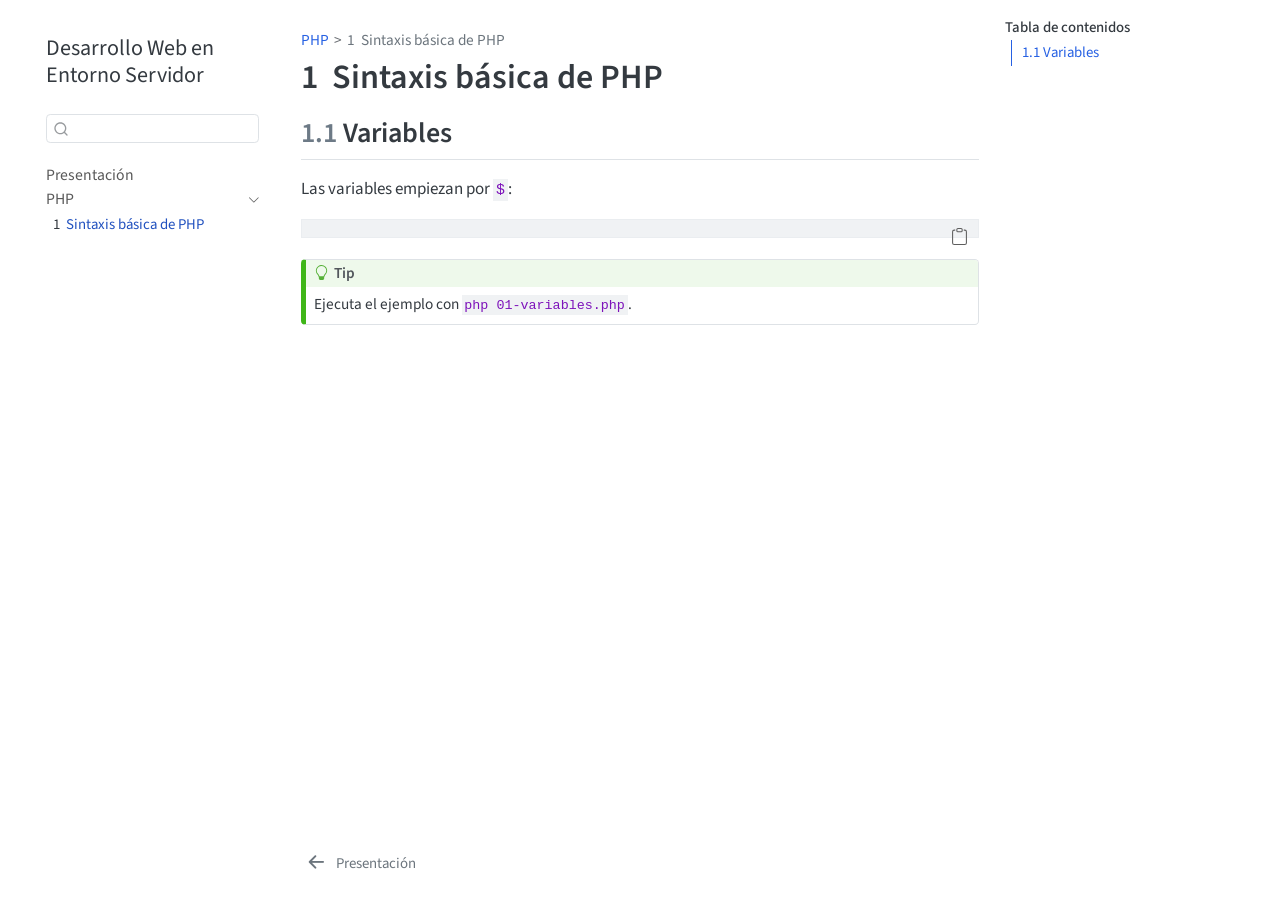
<file: temas/t01-sintaxis.html>
<!DOCTYPE html>
<html xmlns="http://www.w3.org/1999/xhtml" lang="es" xml:lang="es"><head>

<meta charset="utf-8">
<meta name="generator" content="quarto-1.11.9">

<meta name="viewport" content="width=device-width, initial-scale=1.0, user-scalable=yes">


<title>1&nbsp; Sintaxis básica de PHP – Desarrollo Web en Entorno Servidor</title>
<style>
/* Default styles provided by pandoc.
** See https://pandoc.org/MANUAL.html#variables-for-html for config info.
*/
span.smallcaps{font-variant: small-caps;}
div.columns{display: flex; gap: 1.5em;}
div.column{flex: auto;}
@media screen {
div.columns{gap: min(4vw, 1.5em);}
div.column{overflow-x: auto;}
}
div.hanging-indent{margin-left: 1.5em; text-indent: -1.5em;}
ul.task-list{list-style: none;}
ul.task-list li input[type="checkbox"] {
  width: 0.8em;
  margin: 0 0.8em 0.2em -1em; /* quarto-specific, see https://github.com/quarto-dev/quarto-cli/issues/4556 */ 
  vertical-align: middle;
}
/* CSS for syntax highlighting */
html { -webkit-text-size-adjust: 100%; }
pre > code.sourceCode { white-space: pre; position: relative; }
pre > code.sourceCode > span { display: inline-block; line-height: 1.25; }
pre > code.sourceCode > span:empty { height: 1.2em; }
.sourceCode { overflow: visible; }
code.sourceCode > span { color: inherit; text-decoration: inherit; }
div.sourceCode { margin: 1em 0; }
pre.sourceCode { margin: 0; }
@media screen {
div.sourceCode { overflow: auto; }
}
@media print {
pre > code.sourceCode { white-space: pre-wrap; }
pre > code.sourceCode > span { text-indent: -5em; padding-left: 5em; }
}
pre.numberSource code
  { counter-reset: source-line 0; }
pre.numberSource code > span
  { position: relative; left: -4em; counter-increment: source-line; }
pre.numberSource code > span > a:first-child::before
  { content: counter(source-line);
    position: relative; left: -1em; text-align: right; vertical-align: baseline;
    border: none; display: inline-block;
    -webkit-touch-callout: none; -webkit-user-select: none;
    -khtml-user-select: none; -moz-user-select: none;
    -ms-user-select: none; user-select: none;
    padding: 0 4px; width: 4em;
  }
pre.numberSource { margin-left: 3em;  padding-left: 4px; }
div.sourceCode
  {   }
@media screen {
pre > code.sourceCode > span > a:first-child::before { text-decoration: underline; }
}
</style>


<script src="../site_libs/quarto-nav/quarto-nav.js"></script>
<script src="../site_libs/quarto-nav/headroom.min.js"></script>
<script src="../site_libs/clipboard/clipboard.min.js"></script>
<script src="../site_libs/quarto-search/autocomplete.umd.js"></script>
<script src="../site_libs/quarto-search/fuse.min.js"></script>
<script src="../site_libs/quarto-search/quarto-search.js"></script>
<meta name="quarto:offset" content="../">
<link href="../index.html" rel="prev">
<script src="../site_libs/quarto-html/quarto.js" type="module"></script>
<script src="../site_libs/quarto-html/tabsets/tabsets.js" type="module"></script>
<script src="../site_libs/quarto-html/scrollable-regions/scrollable-regions.js" type="module"></script>
<script src="../site_libs/quarto-html/popper.min.js"></script>
<script src="../site_libs/quarto-html/tippy.umd.min.js"></script>
<script src="../site_libs/quarto-html/anchor.min.js"></script>
<link href="../site_libs/quarto-html/tippy.css" rel="stylesheet">
<link href="../site_libs/quarto-html/quarto-syntax-highlighting-63b5708e65d6cd79cd7618c58d0c21e7.css" rel="stylesheet" id="quarto-text-highlighting-styles">
<script src="../site_libs/bootstrap/bootstrap.min.js"></script>
<link href="../site_libs/bootstrap/bootstrap-icons.css" rel="stylesheet">
<link href="../site_libs/bootstrap/bootstrap-fc3b36746e1955fb88c77d3f07db1d35.min.css" rel="stylesheet" append-hash="true" id="quarto-bootstrap" data-mode="light">
<script id="quarto-search-options" type="application/json">{
  "location": "sidebar",
  "copy-button": false,
  "collapse-after": 3,
  "panel-placement": "start",
  "type": "textbox",
  "limit": 50,
  "keyboard-shortcut": [
    "f",
    "/",
    "s"
  ],
  "show-item-context": false,
  "language": {
    "search-no-results-text": "No se han encontrado resultados",
    "search-matching-documents-text": "documentos encontrados",
    "search-copy-link-title": "Copiar el enlace en la búsqueda",
    "search-hide-matches-text": "Ocultar resultados adicionales",
    "search-more-match-text": "resultado adicional en este documento",
    "search-more-matches-text": "resultados adicionales en este documento",
    "search-clear-button-title": "Borrar",
    "search-text-placeholder": "",
    "search-detached-cancel-button-title": "Cancelar",
    "search-submit-button-title": "Enviar",
    "search-label": "Buscar"
  }
}</script>


</head>

<body class="nav-sidebar floating quarto-light"><a id="quarto-skip-link" class="visually-hidden-focusable" href="#quarto-document-content">Saltar al contenido principal</a>

<div id="quarto-search-results"></div>
  <header id="quarto-header" class="headroom fixed-top">
  <nav class="quarto-secondary-nav" aria-label="Barra de herramientas">
    <div class="container-fluid d-flex">
      <button type="button" class="quarto-btn-toggle btn" data-bs-toggle="collapse" role="button" data-bs-target=".quarto-sidebar-collapse-item" aria-controls="quarto-sidebar" aria-expanded="false" aria-label="Alternar barra lateral" onclick="if (window.quartoToggleHeadroom) { window.quartoToggleHeadroom(); }">
        <i class="bi bi-layout-text-sidebar-reverse"></i>
      </button>
        <nav class="quarto-page-breadcrumbs" aria-label="Hilo de Ariadna"><ol class="breadcrumb"><li class="breadcrumb-item"><a href="../temas/t01-sintaxis.html">PHP</a></li><li class="breadcrumb-item"><a href="../temas/t01-sintaxis.html"><span class="chapter-number">1</span>&nbsp; <span class="chapter-title">Sintaxis básica de PHP</span></a></li></ol></nav>
        <a class="flex-grow-1" data-bs-toggle="collapse" data-bs-target=".quarto-sidebar-collapse-item" onclick="if (window.quartoToggleHeadroom) { window.quartoToggleHeadroom(); }">      
        </a>
      <button type="button" class="btn quarto-search-button" aria-label="Buscar" onclick="window.quartoOpenSearch();">
        <i class="bi bi-search"></i>
      </button>
    </div>
  </nav>
</header>
<!-- content -->
<div id="quarto-content" class="quarto-container page-columns page-rows-contents page-layout-article">
<!-- sidebar -->
  <nav id="quarto-sidebar" class="sidebar collapse collapse-horizontal quarto-sidebar-collapse-item sidebar-navigation floating overflow-auto" aria-label="Sitio web">
    <div class="pt-lg-2 mt-2 text-left sidebar-header">
    <div class="sidebar-title mb-0 py-0">
      <a href="../">Desarrollo Web en Entorno Servidor</a> 
    </div>
      </div>
        <div class="mt-2 flex-shrink-0 align-items-center">
        <div class="sidebar-search">
        <div id="quarto-search" class="" title="Buscar"></div>
        </div>
        </div>
    <div class="sidebar-menu-container"> 
    <ul class="list-unstyled mt-1">
        <li class="sidebar-item">
  <div class="sidebar-item-container"> 
  <a href="../index.html" class="sidebar-item-text sidebar-link">
 <span class="menu-text">Presentación</span></a>
  </div>
</li>
        <li class="sidebar-item sidebar-item-section">
      <div class="sidebar-item-container"> 
            <button type="button" class="sidebar-item-text sidebar-item-toggle sidebar-link text-start" data-bs-toggle="collapse" data-bs-target="#quarto-sidebar-section-1" aria-controls="quarto-sidebar-section-1" aria-expanded="true">
 <span class="menu-text" id="quarto-sidebar-section-1-label">PHP</span><i class="bi bi-chevron-right" aria-hidden="true"></i></button>
      </div>
      <ul id="quarto-sidebar-section-1" aria-labelledby="quarto-sidebar-section-1-label" class="collapse list-unstyled sidebar-section depth1 show">  
          <li class="sidebar-item">
  <div class="sidebar-item-container"> 
  <a href="../temas/t01-sintaxis.html" class="sidebar-item-text sidebar-link active">
 <span class="menu-text"><span class="chapter-number">1</span>&nbsp; <span class="chapter-title">Sintaxis básica de PHP</span></span></a>
  </div>
</li>
      </ul>
  </li>
    </ul>
    </div>
</nav>
<div id="quarto-sidebar-glass" class="quarto-sidebar-collapse-item" data-bs-toggle="collapse" data-bs-target=".quarto-sidebar-collapse-item"></div>
<!-- margin-sidebar -->
    <div id="quarto-margin-sidebar" class="sidebar margin-sidebar">
        <nav id="TOC" role="doc-toc" aria-labelledby="toc-title" class="toc-active">
    <h2 id="toc-title">Tabla de contenidos</h2>
   
  <ul>
  <li><a href="#variables" id="toc-variables" class="nav-link active" data-scroll-target="#variables"><span class="header-section-number">1.1</span> Variables</a></li>
  </ul>
</nav>
    </div>
<!-- main -->
<main class="content" id="quarto-document-content" tabindex="-1">

<header id="title-block-header" class="quarto-title-block default"><nav class="quarto-page-breadcrumbs quarto-title-breadcrumbs d-none d-lg-block" aria-label="Hilo de Ariadna"><ol class="breadcrumb"><li class="breadcrumb-item"><a href="../temas/t01-sintaxis.html">PHP</a></li><li class="breadcrumb-item"><a href="../temas/t01-sintaxis.html"><span class="chapter-number">1</span>&nbsp; <span class="chapter-title">Sintaxis básica de PHP</span></a></li></ol></nav>
<div class="quarto-title">
<h1 class="title"><span class="chapter-number">1</span>&nbsp; <span class="chapter-title">Sintaxis básica de PHP</span></h1>
</div>



<div class="quarto-title-meta">

    
  
    
  </div>
  


</header>


<section id="variables" class="level2" data-number="1.1">
<h2 data-number="1.1" class="anchored" data-anchor-id="variables"><span class="header-section-number">1.1</span> Variables</h2>
<p>Las variables empiezan por <code>$</code>:</p>
<div class="code-copy-outer-scaffold"><div class="sourceCode" id="cb1"><pre class="sourceCode php code-with-copy"><code class="sourceCode php"></code></pre></div><button title="Copiar al portapapeles" class="code-copy-button"><i class="bi"></i></button></div>
<div class="callout callout-style-default callout-tip callout-titled">
<div class="callout-header d-flex align-content-center">
<div class="callout-icon-container">
<i class="callout-icon"></i>
</div>
<div class="callout-title-container flex-fill">
Tip
</div>
</div>
<div class="callout-body-container callout-body">
<p>Ejecuta el ejemplo con <code>php 01-variables.php</code>.</p>
</div>
</div>


</section>

</main> <!-- /main -->
<script id="quarto-html-after-body" type="application/javascript">
  window.document.addEventListener("DOMContentLoaded", function (event) {
    const icon = "";
    const anchorJS = new window.AnchorJS();
    anchorJS.options = {
      placement: 'right',
      icon: icon
    };
    anchorJS.add('.anchored');
    const isCodeAnnotation = (el) => {
      for (const clz of el.classList) {
        if (clz.startsWith('code-annotation-')) {                     
          return true;
        }
      }
      return false;
    }
    const onCopySuccess = function(e) {
      // button target
      const button = e.trigger;
      // don't keep focus
      button.blur();
      // flash "checked"
      button.classList.add('code-copy-button-checked');
      var currentTitle = button.getAttribute("title");
      button.setAttribute("title", "Copiado");
      let tooltip;
      if (window.bootstrap) {
        button.setAttribute("data-bs-toggle", "tooltip");
        button.setAttribute("data-bs-placement", "left");
        button.setAttribute("data-bs-title", "Copiado");
        tooltip = new bootstrap.Tooltip(button, 
          { trigger: "manual", 
            customClass: "code-copy-button-tooltip",
            offset: [0, -8]});
        tooltip.show();    
      }
      setTimeout(function() {
        if (tooltip) {
          tooltip.hide();
          button.removeAttribute("data-bs-title");
          button.removeAttribute("data-bs-toggle");
          button.removeAttribute("data-bs-placement");
        }
        button.setAttribute("title", currentTitle);
        button.classList.remove('code-copy-button-checked');
      }, 1000);
      // clear code selection
      e.clearSelection();
    }
    const getTextToCopy = function(trigger) {
      const outerScaffold = trigger.parentElement.cloneNode(true);
      const codeEl = outerScaffold.querySelector('code');
      for (const childEl of codeEl.children) {
        if (isCodeAnnotation(childEl)) {
          childEl.remove();
        }
      }
      return codeEl.innerText;
    }
    const clipboard = new window.ClipboardJS('.code-copy-button:not([data-in-quarto-modal])', {
      text: getTextToCopy
    });
    clipboard.on('success', onCopySuccess);
    if (window.document.getElementById('quarto-embedded-source-code-modal')) {
      const clipboardModal = new window.ClipboardJS('.code-copy-button[data-in-quarto-modal]', {
        text: getTextToCopy,
        container: window.document.getElementById('quarto-embedded-source-code-modal')
      });
      clipboardModal.on('success', onCopySuccess);
    }
      var localhostRegex = new RegExp(/^(?:http|https):\/\/localhost\:?[0-9]*\//);
      var mailtoRegex = new RegExp(/^mailto:/);
        var filterRegex = new RegExp('/' + window.location.host + '/');
      var isInternal = (href) => {
          return filterRegex.test(href) || localhostRegex.test(href) || mailtoRegex.test(href);
      }
      // Inspect non-navigation links and adorn them if external
      window.quartoDecorateExternalLinks = function (root) {
     var links = (root || window.document).querySelectorAll('a[href]:not(.nav-link):not(.navbar-brand):not(.toc-action):not(.sidebar-link):not(.sidebar-item-toggle):not(.pagination-link):not(.no-external):not([aria-hidden]):not(.dropdown-item):not(.quarto-navigation-tool):not(.about-link)');
      for (var i=0; i<links.length; i++) {
        const link = links[i];
        if (!isInternal(link.href)) {
          // undo the damage that might have been done by quarto-nav.js in the case of
          // links that we want to consider external
          if (link.dataset.originalHref !== undefined) {
            link.href = link.dataset.originalHref;
          }
          if (!link.classList.contains('no-external-icon')) {
          }
        }
      }
      };
      window.quartoDecorateExternalLinks(window.document);
    // Esc closes the popup (WCAG 1.4.13) and focus leaving both trigger and
    // popup closes it (WCAG 2.4.11); tippy handles neither for interactive popups.
    const hideOnEscAndFocusOut = {
      name: 'hideOnEscAndFocusOut',
      defaultValue: true,
      fn(instance) {
        const dismiss = () => {
          // A show scheduled by the trigger delay would otherwise reopen it
          instance.clearDelayTimeouts();
          instance.hide();
        };
        const onKeyDown = (event) => {
          if (event.key !== 'Escape') {
            return;
          }
          // Keep Esc from also reaching page handlers (e.g. reveal.js overview),
          // except an open reveal.js slide menu, which Esc should close too.
          // The menu handles keys only when its keyboard option is on.
          const menuHandlesEsc = window.Reveal?.getPlugin?.('menu')?.isOpen() &&
            window.Reveal.getConfig().menu?.keyboard !== false;
          if (!menuHandlesEsc) {
            event.stopPropagation();
          }
          if (instance.popper.contains(window.document.activeElement)) {
            // Disabled while refocusing so the focus trigger does not reopen it
            instance.disable();
            instance.reference.focus();
            instance.enable();
          }
          dismiss();
        };
        const onFocusOut = (event) => {
          const target = event.relatedTarget;
          if (target && !instance.reference.contains(target) &&
              !instance.popper.contains(target)) {
            dismiss();
          }
        };
        // On the trigger too: a click trigger (code-annotations: select) has no
        // blur handling. Attached for the instance's lifetime so leaving the
        // trigger also cancels a show still pending on the trigger delay.
        instance.reference.addEventListener('focusout', onFocusOut);
        return {
          onShow() {
            window.document.addEventListener('keydown', onKeyDown, true);
            instance.popper.addEventListener('focusout', onFocusOut);
          },
          onHide() {
            window.document.removeEventListener('keydown', onKeyDown, true);
            instance.popper.removeEventListener('focusout', onFocusOut);
          },
          onDestroy() {
            instance.reference.removeEventListener('focusout', onFocusOut);
          },
        };
      },
    };
    function tippyHover(el, contentFn, onTriggerFn, onUntriggerFn) {
      const config = {
        allowHTML: true,
        maxWidth: 500,
        delay: 100,
        arrow: false,
        appendTo: function(el) {
            return el.parentElement;
        },
        interactive: true,
        interactiveBorder: 10,
        theme: 'quarto',
        placement: 'bottom-start',
        plugins: [hideOnEscAndFocusOut],
      };
      if (contentFn) {
        config.content = contentFn;
      }
      if (onTriggerFn) {
        config.onTrigger = onTriggerFn;
      }
      if (onUntriggerFn) {
        config.onUntrigger = onUntriggerFn;
      }
      window.tippy(el, config); 
    }
    const noterefs = window.document.querySelectorAll('a[role="doc-noteref"]');
    for (var i=0; i<noterefs.length; i++) {
      const ref = noterefs[i];
      tippyHover(ref, function() {
        // use id or data attribute instead here
        let href = ref.getAttribute('data-footnote-href') || ref.getAttribute('href');
        try { href = new URL(href).hash; } catch {}
        const id = href.replace(/^#\/?/, "");
        const note = window.document.getElementById(id);
        if (note) {
          return note.innerHTML;
        } else {
          return "";
        }
      });
    }
    const xrefs = window.document.querySelectorAll('a.quarto-xref');
    const processXRef = (id, note) => {
      // Strip column container classes
      const stripColumnClz = (el) => {
        el.classList.remove("page-full", "page-columns");
        if (el.children) {
          for (const child of el.children) {
            stripColumnClz(child);
          }
        }
      }
      stripColumnClz(note)
      if (id === null || id.startsWith('sec-')) {
        // Special case sections, only their first couple elements
        const container = document.createElement("div");
        if (note.children && note.children.length > 2) {
          container.appendChild(note.children[0].cloneNode(true));
          for (let i = 1; i < note.children.length; i++) {
            const child = note.children[i];
            if (child.tagName === "P" && child.innerText === "") {
              continue;
            } else {
              container.appendChild(child.cloneNode(true));
              break;
            }
          }
          if (window.Quarto?.typesetMath) {
            window.Quarto.typesetMath(container);
          }
          return container.innerHTML
        } else {
          if (window.Quarto?.typesetMath) {
            window.Quarto.typesetMath(note);
          }
          return note.innerHTML;
        }
      } else {
        // Remove any anchor links if they are present
        const anchorLink = note.querySelector('a.anchorjs-link');
        if (anchorLink) {
          anchorLink.remove();
        }
        if (window.Quarto?.typesetMath) {
          window.Quarto.typesetMath(note);
        }
        if (note.classList.contains("callout")) {
          return note.outerHTML;
        } else {
          return note.innerHTML;
        }
      }
    }
    for (var i=0; i<xrefs.length; i++) {
      const xref = xrefs[i];
      tippyHover(xref, undefined, function(instance) {
        instance.disable();
        let url = xref.getAttribute('href');
        let hash = undefined; 
        if (url.startsWith('#')) {
          hash = url;
        } else {
          try { hash = new URL(url).hash; } catch {}
        }
        if (hash) {
          const id = hash.replace(/^#\/?/, "");
          const note = window.document.getElementById(id);
          if (note !== null) {
            try {
              const html = processXRef(id, note.cloneNode(true));
              instance.setContent(html);
            } finally {
              instance.enable();
              instance.show();
            }
          } else {
            // See if we can fetch this
            fetch(url.split('#')[0])
            .then(res => res.text())
            .then(html => {
              const parser = new DOMParser();
              const htmlDoc = parser.parseFromString(html, "text/html");
              const note = htmlDoc.getElementById(id);
              if (note !== null) {
                const html = processXRef(id, note);
                instance.setContent(html);
              } 
            }).finally(() => {
              instance.enable();
              instance.show();
            });
          }
        } else {
          // See if we can fetch a full url (with no hash to target)
          // This is a special case and we should probably do some content thinning / targeting
          fetch(url)
          .then(res => res.text())
          .then(html => {
            const parser = new DOMParser();
            const htmlDoc = parser.parseFromString(html, "text/html");
            const note = htmlDoc.querySelector('main.content');
            if (note !== null) {
              // This should only happen for chapter cross references
              // (since there is no id in the URL)
              // remove the first header
              if (note.children.length > 0 && note.children[0].tagName === "HEADER") {
                note.children[0].remove();
              }
              const html = processXRef(null, note);
              instance.setContent(html);
            } 
          }).finally(() => {
            instance.enable();
            instance.show();
          });
        }
      }, function(instance) {
      });
    }
        let selectedAnnoteEl;
        const selectorForAnnotation = ( cell, annotation) => {
          let cellAttr = 'data-code-cell="' + cell + '"';
          let lineAttr = 'data-code-annotation="' +  annotation + '"';
          const selector = 'span[' + cellAttr + '][' + lineAttr + ']';
          return selector;
        }
        const selectCodeLines = (annoteEl) => {
          const doc = window.document;
          const targetCell = annoteEl.getAttribute("data-target-cell");
          const targetAnnotation = annoteEl.getAttribute("data-target-annotation");
          const annoteSpan = window.document.querySelector(selectorForAnnotation(targetCell, targetAnnotation));
          const lines = annoteSpan.getAttribute("data-code-lines").split(",");
          const lineIds = lines.map((line) => {
            return targetCell + "-" + line;
          })
          // Each band is positioned against its own containing block, which is
          // not the offsetParent of the lines, so place it from client rects.
          const placeBand = (band, firstEl, lastEl, codeBlock) => {
            const container = band.offsetParent;
            if (container === null) {
              return;
            }
            const containerRect = container.getBoundingClientRect();
            // Reveal.js scales slides with a transform, so convert client
            // pixels back to the CSS pixels of the container.
            const scale = containerRect.height / container.offsetHeight || 1;
            const firstRect = firstEl.getBoundingClientRect();
            const lastRect = lastEl.getBoundingClientRect();
            const top = (firstRect.top - containerRect.top) / scale - container.clientTop + container.scrollTop;
            const height = (lastRect.bottom - firstRect.top) / scale;
            band.style.top = top - 2 + "px";
            band.style.height = height + 4 + "px";
            if (codeBlock) {
              // Without the copy button wrapper, the containing block is wider
              // than the code block, so span the code block explicitly.
              const blockRect = codeBlock.getBoundingClientRect();
              band.style.left = (blockRect.left - containerRect.left) / scale - container.clientLeft + container.scrollLeft + "px";
              band.style.width = blockRect.width / scale + "px";
            }
          };
          if (lineIds.length > 0) {
            const el = window.document.getElementById(lineIds[0]);
            const lastEl = window.document.getElementById(lineIds[lineIds.length - 1]);
            const parent = el.parentElement.parentElement;
            // cook up a div (if necessary) and position it
            let div = window.document.getElementById("code-annotation-line-highlight");
            if (div === null) {
              div = window.document.createElement("div");
              div.setAttribute("id", "code-annotation-line-highlight");
              div.style.position = 'absolute';
              parent.appendChild(div);
            }
            placeBand(div, el, lastEl, parent.closest("div.sourceCode") || parent);
            let gutterDiv = window.document.getElementById("code-annotation-line-highlight-gutter");
            if (gutterDiv === null) {
              gutterDiv = window.document.createElement("div");
              gutterDiv.setAttribute("id", "code-annotation-line-highlight-gutter");
              gutterDiv.style.position = 'absolute';
              const codeCell = window.document.getElementById(targetCell);
              const gutter = codeCell.querySelector('.code-annotation-gutter');
              gutter.appendChild(gutterDiv);
            }
            placeBand(gutterDiv, el, lastEl);
            selectedAnnoteEl = annoteEl;
          }
        };
        const unselectCodeLines = () => {
          const elementsIds = ["code-annotation-line-highlight", "code-annotation-line-highlight-gutter"];
          elementsIds.forEach((elId) => {
            const div = window.document.getElementById(elId);
            if (div) {
              div.remove();
            }
          });
          selectedAnnoteEl = undefined;
        };
          // Handle positioning of the toggle
      window.addEventListener(
        "resize",
        throttle(() => {
          elRect = undefined;
          if (selectedAnnoteEl) {
            selectCodeLines(selectedAnnoteEl);
          }
        }, 10)
      );
      function throttle(fn, ms) {
      let throttle = false;
      let timer;
        return (...args) => {
          if(!throttle) { // first call gets through
              fn.apply(this, args);
              throttle = true;
          } else { // all the others get throttled
              if(timer) clearTimeout(timer); // cancel #2
              timer = setTimeout(() => {
                fn.apply(this, args);
                timer = throttle = false;
              }, ms);
          }
        };
      }
        // Attach click handler to the DT
        const annoteDls = window.document.querySelectorAll('dt[data-target-cell]');
        for (const annoteDlNode of annoteDls) {
          annoteDlNode.addEventListener('click', (event) => {
            const clickedEl = event.target;
            if (clickedEl !== selectedAnnoteEl) {
              unselectCodeLines();
              const activeEl = window.document.querySelector('dt[data-target-cell].code-annotation-active');
              if (activeEl) {
                activeEl.classList.remove('code-annotation-active');
              }
              selectCodeLines(clickedEl);
              clickedEl.classList.add('code-annotation-active');
            } else {
              // Unselect the line
              unselectCodeLines();
              clickedEl.classList.remove('code-annotation-active');
            }
          });
        }
    const findCites = (el) => {
      const parentEl = el.parentElement;
      if (parentEl) {
        const cites = parentEl.dataset.cites;
        if (cites) {
          return {
            el,
            cites: cites.split(' ')
          };
        } else {
          return findCites(el.parentElement)
        }
      } else {
        return undefined;
      }
    };
    var bibliorefs = window.document.querySelectorAll('a[role="doc-biblioref"]');
    for (var i=0; i<bibliorefs.length; i++) {
      const ref = bibliorefs[i];
      const citeInfo = findCites(ref);
      if (citeInfo) {
        tippyHover(citeInfo.el, function() {
          var popup = window.document.createElement('div');
          citeInfo.cites.forEach(function(cite) {
            var citeDiv = window.document.createElement('div');
            citeDiv.classList.add('hanging-indent');
            citeDiv.classList.add('csl-entry');
            var biblioDiv = window.document.getElementById('ref-' + cite);
            if (biblioDiv) {
              citeDiv.innerHTML = biblioDiv.innerHTML;
            }
            popup.appendChild(citeDiv);
          });
          return popup.innerHTML;
        });
      }
    }
  });
  </script>
  <script type="application/javascript">
  window.quartoScrollableRegionsLabels = {"code":"Código desplazable","output":"Salida desplazable"};
  </script>
<nav class="page-navigation" aria-label="Página">
  <div class="nav-page nav-page-previous">
      <a href="../index.html" class="pagination-link" aria-label="Presentación">
        <i class="bi bi-arrow-left-short"></i> <span class="nav-page-text">Presentación</span>
      </a>          
  </div>
  <div class="nav-page nav-page-next">
  </div>
</nav>
</div> <!-- /content -->




</body></html>
</file>
<file: site_libs/quarto-html/tippy.css>
.tippy-box[data-animation=fade][data-state=hidden]{opacity:0}[data-tippy-root]{max-width:calc(100vw - 10px)}.tippy-box{position:relative;background-color:#333;color:#fff;border-radius:4px;font-size:14px;line-height:1.4;white-space:normal;outline:0;transition-property:transform,visibility,opacity}.tippy-box[data-placement^=top]>.tippy-arrow{bottom:0}.tippy-box[data-placement^=top]>.tippy-arrow:before{bottom:-7px;left:0;border-width:8px 8px 0;border-top-color:initial;transform-origin:center top}.tippy-box[data-placement^=bottom]>.tippy-arrow{top:0}.tippy-box[data-placement^=bottom]>.tippy-arrow:before{top:-7px;left:0;border-width:0 8px 8px;border-bottom-color:initial;transform-origin:center bottom}.tippy-box[data-placement^=left]>.tippy-arrow{right:0}.tippy-box[data-placement^=left]>.tippy-arrow:before{border-width:8px 0 8px 8px;border-left-color:initial;right:-7px;transform-origin:center left}.tippy-box[data-placement^=right]>.tippy-arrow{left:0}.tippy-box[data-placement^=right]>.tippy-arrow:before{left:-7px;border-width:8px 8px 8px 0;border-right-color:initial;transform-origin:center right}.tippy-box[data-inertia][data-state=visible]{transition-timing-function:cubic-bezier(.54,1.5,.38,1.11)}.tippy-arrow{width:16px;height:16px;color:#333}.tippy-arrow:before{content:"";position:absolute;border-color:transparent;border-style:solid}.tippy-content{position:relative;padding:5px 9px;z-index:1}
</file>
<file: site_libs/quarto-html/quarto-syntax-highlighting-63b5708e65d6cd79cd7618c58d0c21e7.css>
/* quarto syntax highlight colors */
:root {
  --quarto-hl-ot-color: #003B4F;
  --quarto-hl-at-color: #657422;
  --quarto-hl-ss-color: #20794D;
  --quarto-hl-an-color: #5E5E5E;
  --quarto-hl-fu-color: #4758AB;
  --quarto-hl-st-color: #20794D;
  --quarto-hl-cf-color: #003B4F;
  --quarto-hl-op-color: #5E5E5E;
  --quarto-hl-er-color: #AD0000;
  --quarto-hl-bn-color: #AD0000;
  --quarto-hl-al-color: #AD0000;
  --quarto-hl-va-color: #111111;
  --quarto-hl-bu-color: inherit;
  --quarto-hl-ex-color: inherit;
  --quarto-hl-pp-color: #AD0000;
  --quarto-hl-in-color: #5E5E5E;
  --quarto-hl-vs-color: #20794D;
  --quarto-hl-wa-color: #5E5E5E;
  --quarto-hl-do-color: #5E5E5E;
  --quarto-hl-im-color: #00769E;
  --quarto-hl-ch-color: #20794D;
  --quarto-hl-dt-color: #AD0000;
  --quarto-hl-fl-color: #AD0000;
  --quarto-hl-co-color: #5E5E5E;
  --quarto-hl-cv-color: #5E5E5E;
  --quarto-hl-cn-color: #8f5902;
  --quarto-hl-sc-color: #5E5E5E;
  --quarto-hl-dv-color: #AD0000;
  --quarto-hl-kw-color: #003B4F;
}

/* other quarto variables */
:root {
  --quarto-font-monospace: SFMono-Regular, Menlo, Monaco, Consolas, "Liberation Mono", "Courier New", monospace;
}

/* syntax highlight based on Pandoc's rules */
pre > code.sourceCode > span {
  color: #003B4F;
}

code.sourceCode > span {
  color: #003B4F;
}

div.sourceCode,
div.sourceCode pre.sourceCode {
  color: #003B4F;
}

/* Normal */
code span {
  color: #003B4F;
}

/* Alert */
code span.al {
  color: #AD0000;
  font-style: inherit;
}

/* Annotation */
code span.an {
  color: #5E5E5E;
  font-style: inherit;
}

/* Attribute */
code span.at {
  color: #657422;
  font-style: inherit;
}

/* BaseN */
code span.bn {
  color: #AD0000;
  font-style: inherit;
}

/* BuiltIn */
code span.bu {
  font-style: inherit;
}

/* ControlFlow */
code span.cf {
  color: #003B4F;
  font-weight: bold;
  font-style: inherit;
}

/* Char */
code span.ch {
  color: #20794D;
  font-style: inherit;
}

/* Constant */
code span.cn {
  color: #8f5902;
  font-style: inherit;
}

/* Comment */
code span.co {
  color: #5E5E5E;
  font-style: inherit;
}

/* CommentVar */
code span.cv {
  color: #5E5E5E;
  font-style: italic;
}

/* Documentation */
code span.do {
  color: #5E5E5E;
  font-style: italic;
}

/* DataType */
code span.dt {
  color: #AD0000;
  font-style: inherit;
}

/* DecVal */
code span.dv {
  color: #AD0000;
  font-style: inherit;
}

/* Error */
code span.er {
  color: #AD0000;
  font-style: inherit;
}

/* Extension */
code span.ex {
  font-style: inherit;
}

/* Float */
code span.fl {
  color: #AD0000;
  font-style: inherit;
}

/* Function */
code span.fu {
  color: #4758AB;
  font-style: inherit;
}

/* Import */
code span.im {
  color: #00769E;
  font-style: inherit;
}

/* Information */
code span.in {
  color: #5E5E5E;
  font-style: inherit;
}

/* Keyword */
code span.kw {
  color: #003B4F;
  font-weight: bold;
  font-style: inherit;
}

/* Operator */
code span.op {
  color: #5E5E5E;
  font-style: inherit;
}

/* Other */
code span.ot {
  color: #003B4F;
  font-style: inherit;
}

/* Preprocessor */
code span.pp {
  color: #AD0000;
  font-style: inherit;
}

/* SpecialChar */
code span.sc {
  color: #5E5E5E;
  font-style: inherit;
}

/* SpecialString */
code span.ss {
  color: #20794D;
  font-style: inherit;
}

/* String */
code span.st {
  color: #20794D;
  font-style: inherit;
}

/* Variable */
code span.va {
  color: #111111;
  font-style: inherit;
}

/* VerbatimString */
code span.vs {
  color: #20794D;
  font-style: inherit;
}

/* Warning */
code span.wa {
  color: #5E5E5E;
  font-style: italic;
}

.prevent-inlining {
  content: "</";
}

/*# sourceMappingURL=054cc16b9e9817627be6994582d2ffb5.css.map */
</file>
